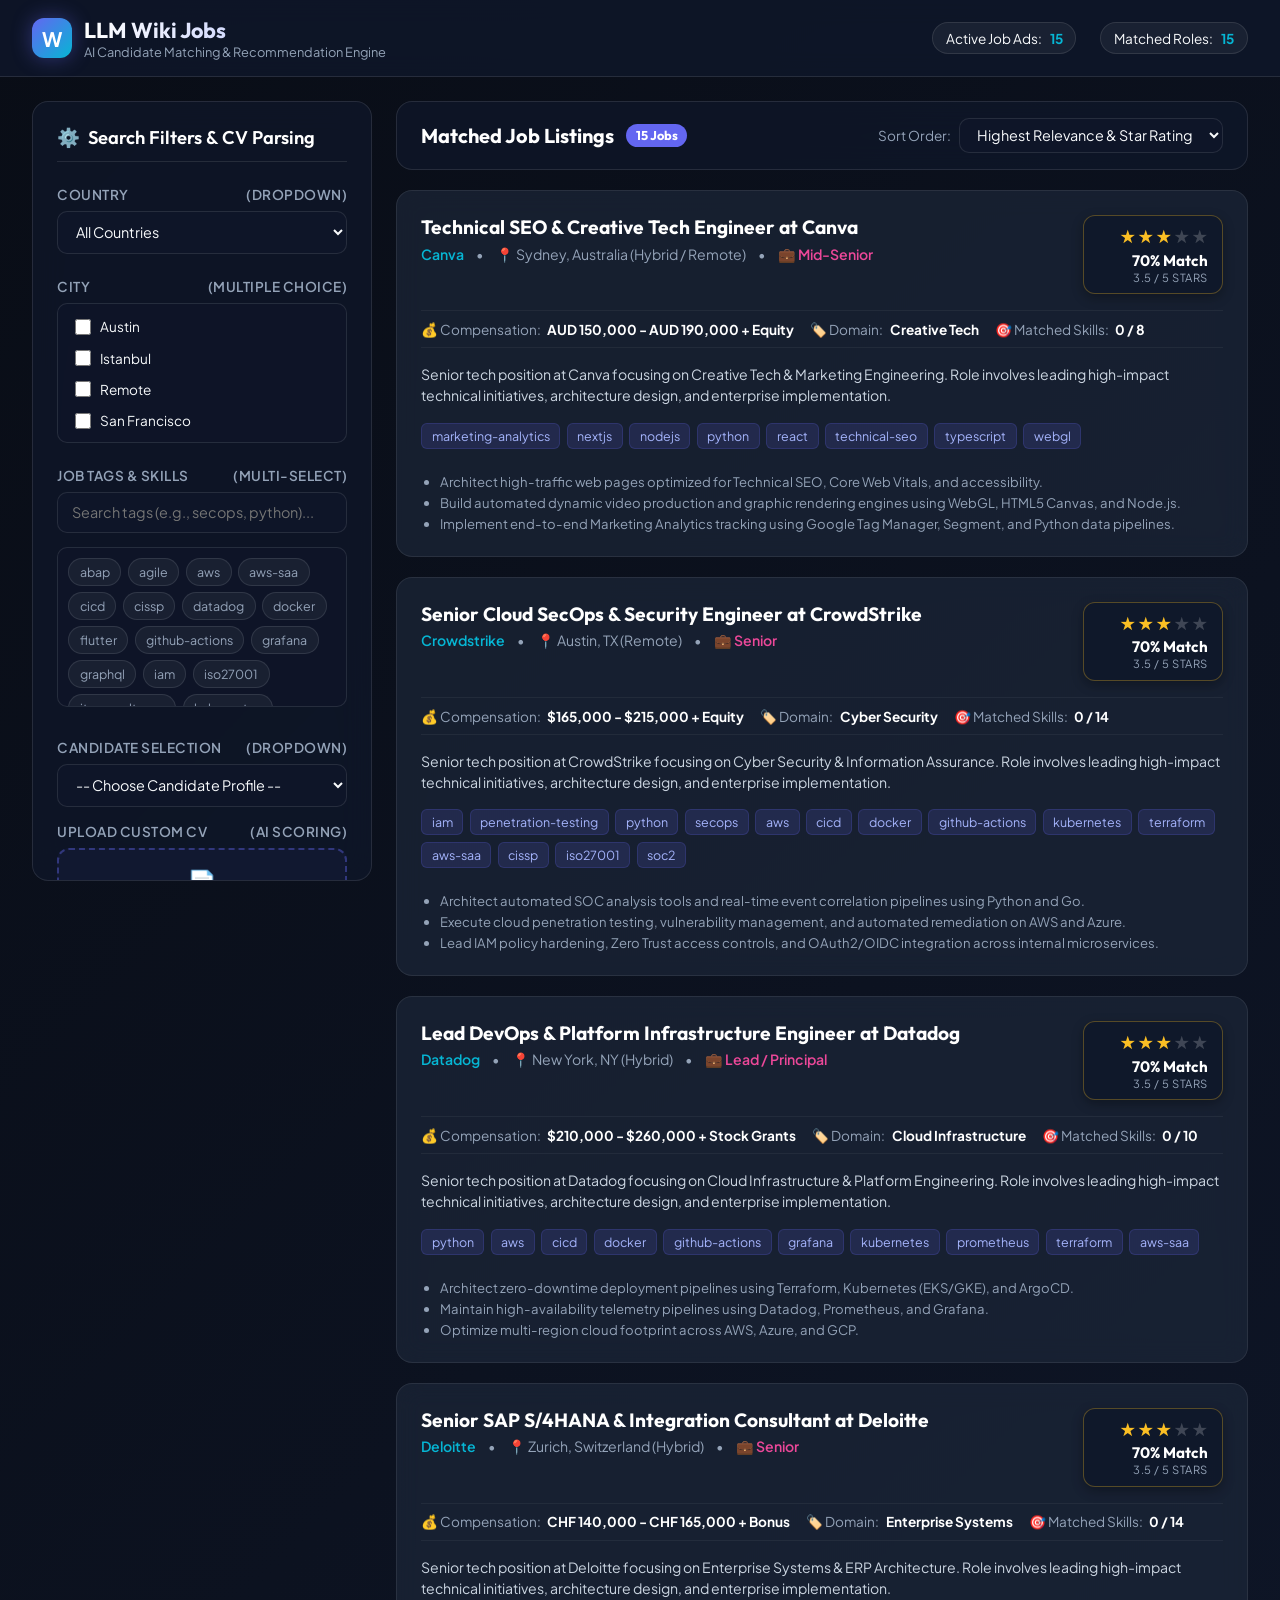
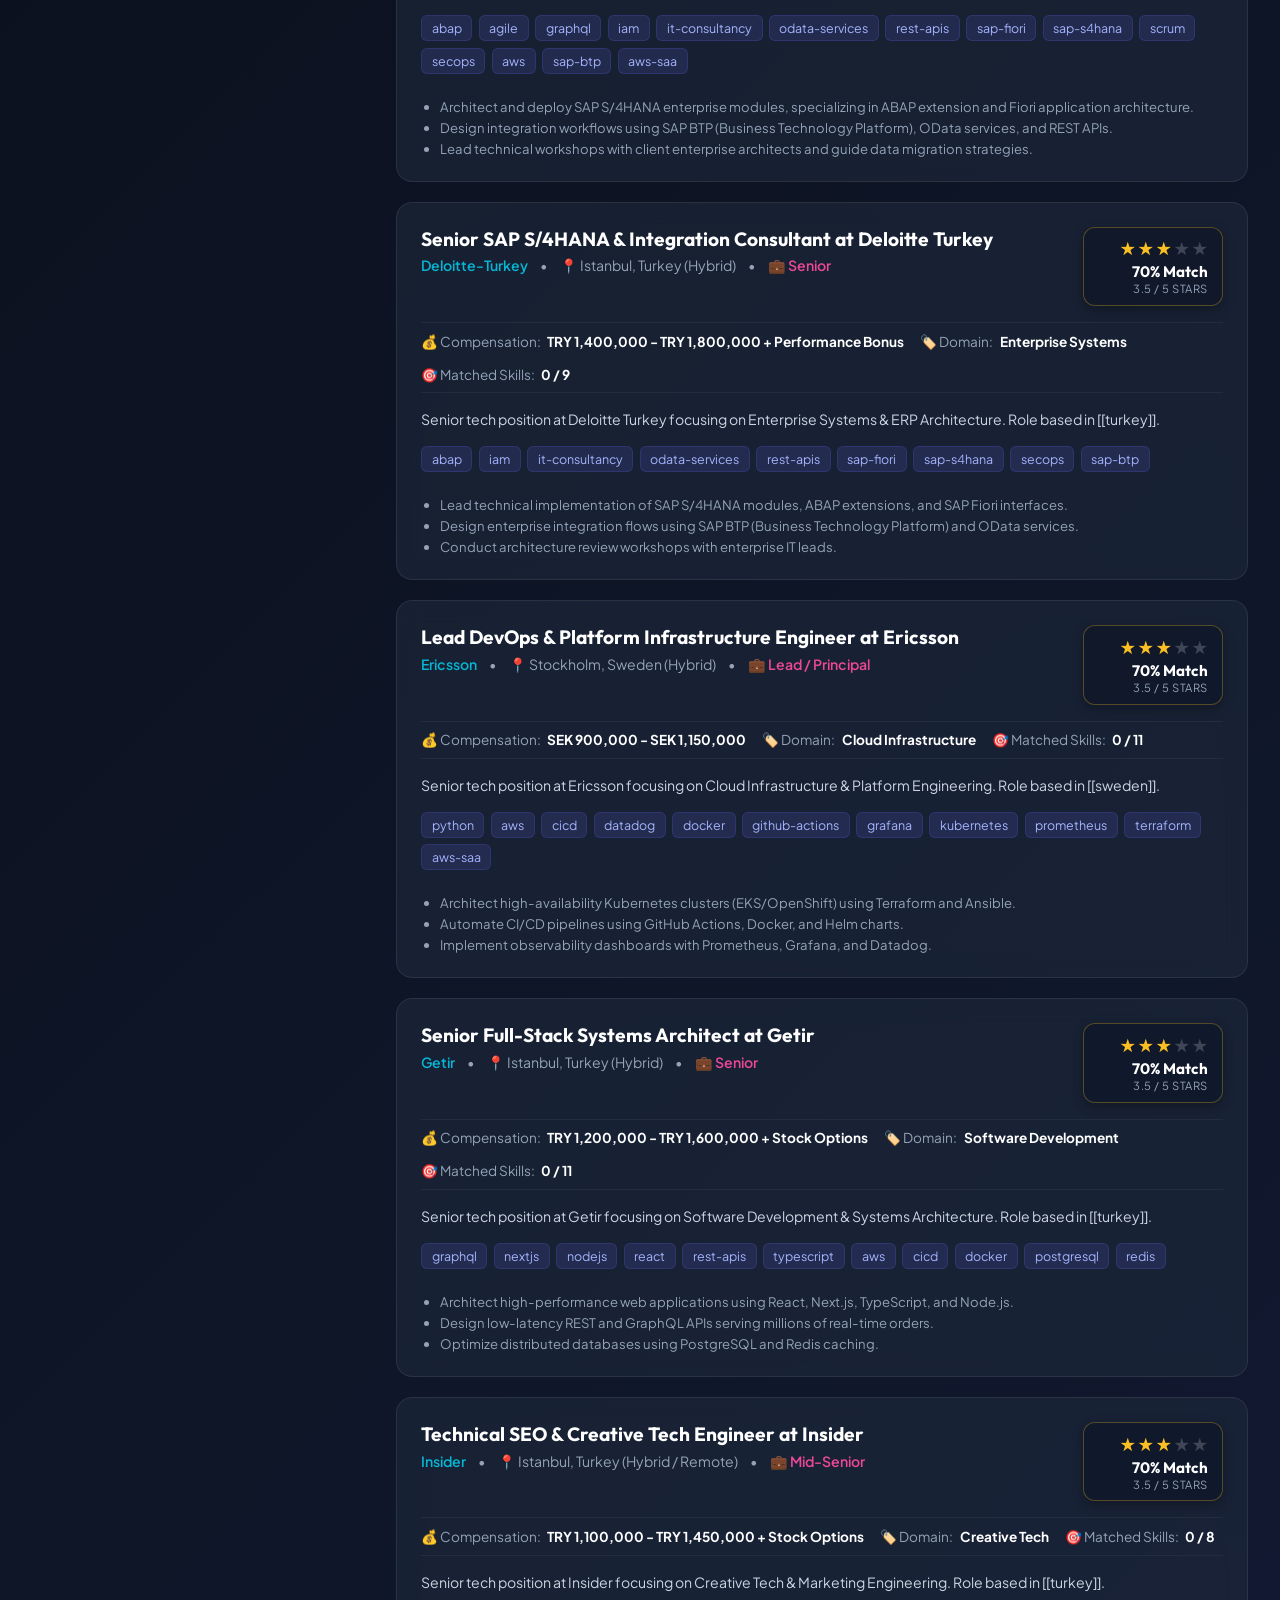
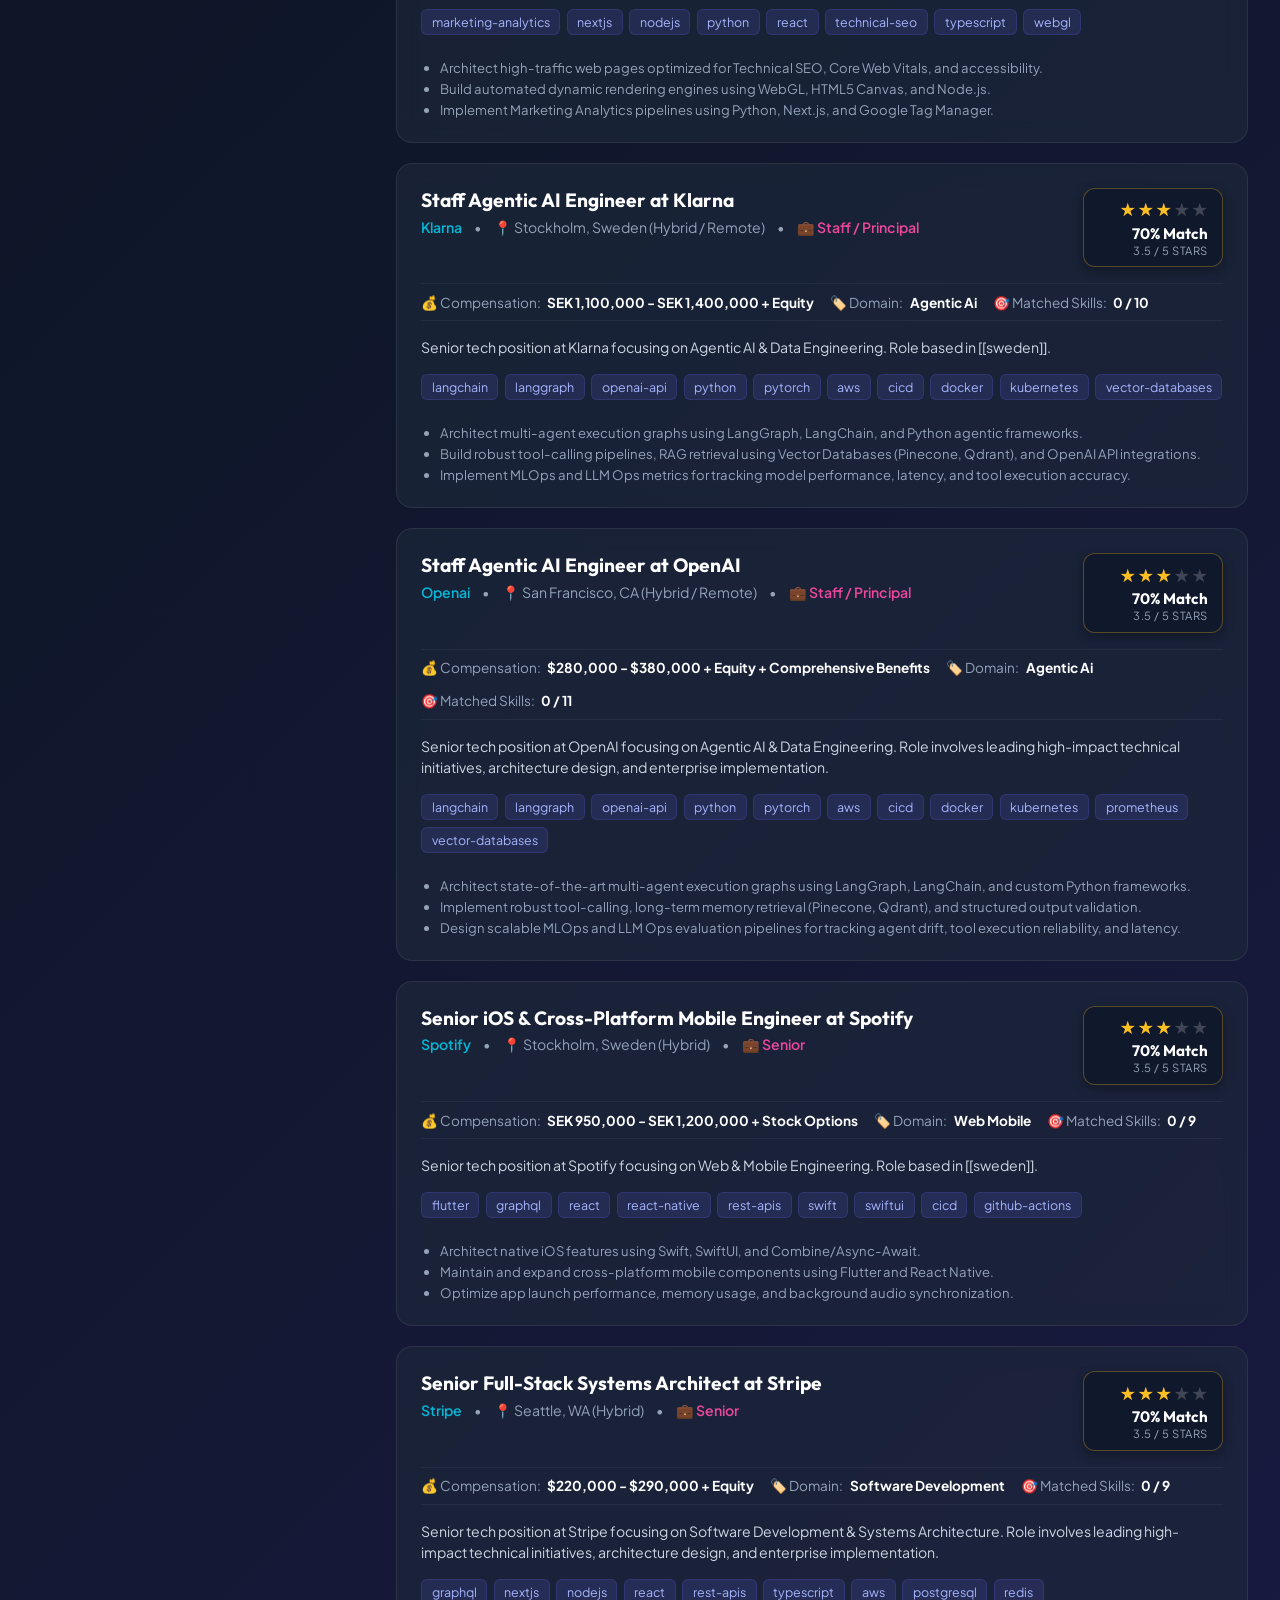
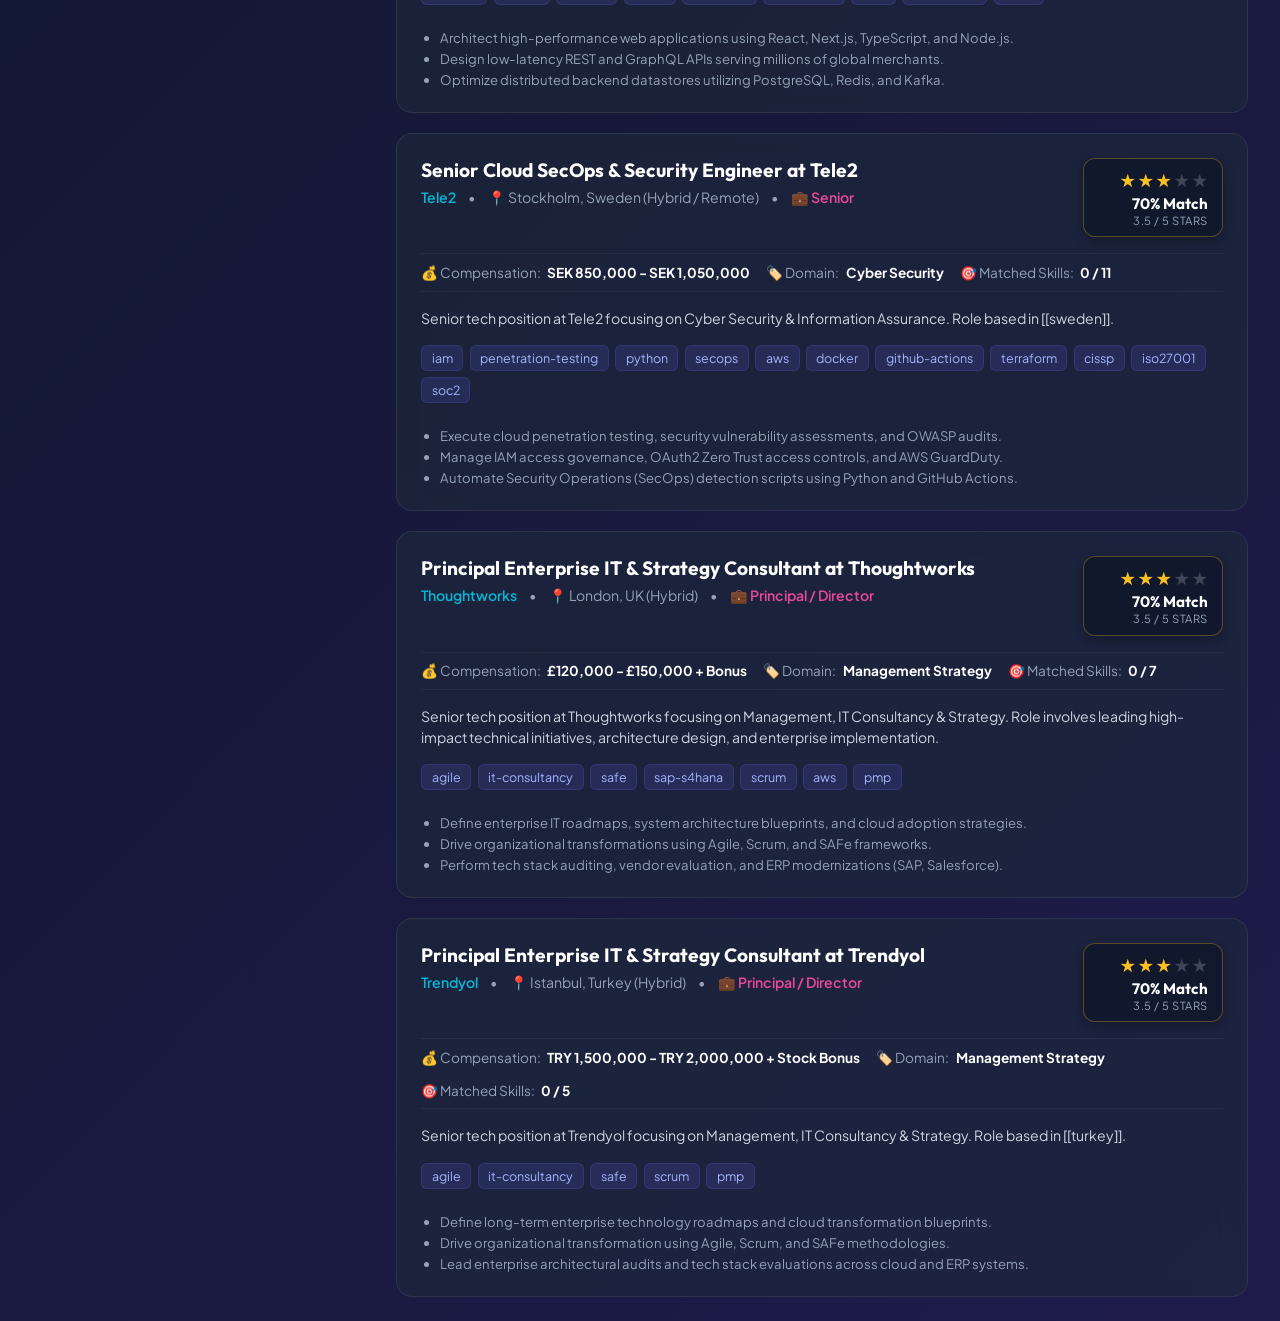
<file: skills/job-matching-dashboard/index.html>
<!DOCTYPE html>
<html lang="en">
<head>
  <meta charset="UTF-8">
  <meta name="viewport" content="width=device-width, initial-scale=1.0">
  <title>LLM Wiki Jobs — Match & Recommendation Dashboard</title>
  <link rel="preconnect" href="https://fonts.googleapis.com">
  <link rel="preconnect" href="https://fonts.gstatic.com" crossorigin>
  <link href="https://fonts.googleapis.com/css2?family=Outfit:wght@300;400;500;600;700&family=Plus+Jakarta+Sans:wght@400;500;600;700&display=swap" rel="stylesheet">
  <style>
    :root {
      --bg-gradient: linear-gradient(135deg, #090d16 0%, #0f172a 50%, #1e1b4b 100%);
      --panel-bg: rgba(15, 23, 42, 0.75);
      --panel-border: rgba(255, 255, 255, 0.1);
      --card-bg: rgba(30, 41, 59, 0.65);
      --card-border: rgba(255, 255, 255, 0.08);
      --card-hover-border: rgba(99, 102, 241, 0.4);
      --primary: #6366f1;
      --primary-light: #818cf8;
      --accent-cyan: #06b6d4;
      --accent-pink: #ec4899;
      --star-color: #fbbf24;
      --text-main: #f8fafc;
      --text-muted: #94a3b8;
      --tag-bg: rgba(99, 102, 241, 0.15);
      --tag-color: #a5b4fc;
      --tag-match-bg: rgba(16, 185, 129, 0.2);
      --tag-match-color: #34d399;
    }

    * {
      box-sizing: border-box;
      margin: 0;
      padding: 0;
    }

    body {
      font-family: 'Plus Jakarta Sans', sans-serif;
      background: var(--bg-gradient);
      color: var(--text-main);
      min-height: 100vh;
      display: flex;
      flex-direction: column;
      overflow-x: hidden;
    }

    header {
      background: rgba(15, 23, 42, 0.85);
      backdrop-filter: blur(12px);
      border-bottom: 1px solid var(--panel-border);
      padding: 1rem 2rem;
      display: flex;
      justify-content: space-between;
      align-items: center;
      position: sticky;
      top: 0;
      z-index: 100;
    }

    .brand {
      display: flex;
      align-items: center;
      gap: 0.75rem;
    }

    .brand-logo {
      width: 40px;
      height: 40px;
      background: linear-gradient(135deg, var(--primary), var(--accent-cyan));
      border-radius: 12px;
      display: flex;
      align-items: center;
      justify-content: center;
      font-weight: 700;
      font-size: 1.25rem;
      color: #fff;
      box-shadow: 0 0 20px rgba(99, 102, 241, 0.4);
    }

    .brand-title {
      font-family: 'Outfit', sans-serif;
      font-size: 1.35rem;
      font-weight: 700;
      background: linear-gradient(to right, #ffffff, #a5b4fc);
      -webkit-background-clip: text;
      -webkit-text-fill-color: transparent;
    }

    .brand-subtitle {
      font-size: 0.8rem;
      color: var(--text-muted);
    }

    .header-stats {
      display: flex;
      gap: 1.5rem;
      font-size: 0.85rem;
    }

    .stat-badge {
      background: rgba(255, 255, 255, 0.05);
      border: 1px solid var(--panel-border);
      padding: 0.4rem 0.8rem;
      border-radius: 20px;
      display: flex;
      align-items: center;
      gap: 0.5rem;
    }

    .stat-value {
      font-weight: 700;
      color: var(--accent-cyan);
    }

    .dashboard-container {
      display: flex;
      flex: 1;
      gap: 1.5rem;
      padding: 1.5rem 2rem;
      max-width: 1600px;
      margin: 0 auto;
      width: 100%;
    }

    /* Left Pane - Filters & CV Upload */
    .left-pane {
      width: 340px;
      flex-shrink: 0;
      background: var(--panel-bg);
      backdrop-filter: blur(16px);
      border: 1px solid var(--panel-border);
      border-radius: 16px;
      padding: 1.5rem;
      display: flex;
      flex-direction: column;
      gap: 1.5rem;
      max-height: calc(100vh - 120px);
      position: sticky;
      top: 90px;
      overflow-y: auto;
    }

    .left-pane::-webkit-scrollbar {
      width: 6px;
    }
    .left-pane::-webkit-scrollbar-thumb {
      background: rgba(255, 255, 255, 0.15);
      border-radius: 3px;
    }

    .pane-title {
      font-family: 'Outfit', sans-serif;
      font-size: 1.15rem;
      font-weight: 600;
      color: #fff;
      display: flex;
      align-items: center;
      gap: 0.5rem;
      border-bottom: 1px solid var(--panel-border);
      padding-bottom: 0.75rem;
    }

    .form-group {
      display: flex;
      flex-direction: column;
      gap: 0.5rem;
    }

    .form-label {
      font-size: 0.85rem;
      font-weight: 600;
      color: var(--text-muted);
      text-transform: uppercase;
      letter-spacing: 0.5px;
      display: flex;
      justify-content: space-between;
    }

    .select-input, .text-input {
      width: 100%;
      background: rgba(15, 23, 42, 0.9);
      border: 1px solid var(--panel-border);
      color: var(--text-main);
      padding: 0.65rem 0.85rem;
      border-radius: 10px;
      font-family: inherit;
      font-size: 0.9rem;
      outline: none;
      transition: all 0.2s;
    }

    .select-input:focus, .text-input:focus {
      border-color: var(--primary);
      box-shadow: 0 0 10px rgba(99, 102, 241, 0.3);
    }

    /* City & Tag Checkboxes */
    .checkbox-group {
      display: flex;
      flex-direction: column;
      gap: 0.4rem;
      max-height: 140px;
      overflow-y: auto;
      background: rgba(15, 23, 42, 0.6);
      border: 1px solid var(--panel-border);
      border-radius: 10px;
      padding: 0.65rem;
    }

    .checkbox-item {
      display: flex;
      align-items: center;
      gap: 0.6rem;
      font-size: 0.85rem;
      cursor: pointer;
      user-select: none;
      padding: 0.25rem 0.4rem;
      border-radius: 6px;
      transition: background 0.15s;
    }

    .checkbox-item:hover {
      background: rgba(255, 255, 255, 0.05);
    }

    .checkbox-item input[type="checkbox"] {
      accent-color: var(--primary);
      width: 16px;
      height: 16px;
      cursor: pointer;
    }

    /* Tag Pills Grid */
    .tag-chips {
      display: flex;
      flex-wrap: wrap;
      gap: 0.4rem;
      max-height: 160px;
      overflow-y: auto;
      background: rgba(15, 23, 42, 0.6);
      border: 1px solid var(--panel-border);
      border-radius: 10px;
      padding: 0.65rem;
    }

    .chip-item {
      font-size: 0.78rem;
      padding: 0.3rem 0.65rem;
      border-radius: 20px;
      background: rgba(255, 255, 255, 0.05);
      border: 1px solid var(--panel-border);
      color: var(--text-muted);
      cursor: pointer;
      transition: all 0.2s;
      display: flex;
      align-items: center;
      gap: 0.3rem;
    }

    .chip-item.active {
      background: var(--primary);
      color: #fff;
      border-color: var(--primary-light);
      box-shadow: 0 0 10px rgba(99, 102, 241, 0.4);
    }

    /* CV Upload Box */
    .upload-box {
      border: 2px dashed rgba(99, 102, 241, 0.4);
      border-radius: 12px;
      padding: 1rem;
      text-align: center;
      background: rgba(99, 102, 241, 0.05);
      cursor: pointer;
      transition: all 0.2s;
      position: relative;
    }

    .upload-box:hover {
      border-color: var(--primary);
      background: rgba(99, 102, 241, 0.1);
    }

    .upload-icon {
      font-size: 1.5rem;
      margin-bottom: 0.4rem;
    }

    .upload-title {
      font-size: 0.85rem;
      font-weight: 600;
      color: #fff;
    }

    .upload-desc {
      font-size: 0.75rem;
      color: var(--text-muted);
      margin-top: 0.2rem;
    }

    .upload-input {
      position: absolute;
      top: 0;
      left: 0;
      width: 100%;
      height: 100%;
      opacity: 0;
      cursor: pointer;
    }

    .candidate-quick-select {
      display: flex;
      gap: 0.4rem;
      flex-wrap: wrap;
    }

    .cand-btn {
      font-size: 0.75rem;
      padding: 0.3rem 0.6rem;
      background: rgba(255, 255, 255, 0.06);
      border: 1px solid var(--panel-border);
      color: var(--text-muted);
      border-radius: 8px;
      cursor: pointer;
      transition: all 0.2s;
    }

    .cand-btn:hover, .cand-btn.active {
      background: rgba(236, 72, 153, 0.2);
      border-color: var(--accent-pink);
      color: #fff;
    }

    .textarea-input {
      width: 100%;
      height: 90px;
      background: rgba(15, 23, 42, 0.9);
      border: 1px solid var(--panel-border);
      color: var(--text-main);
      padding: 0.65rem;
      border-radius: 10px;
      font-family: inherit;
      font-size: 0.8rem;
      resize: vertical;
      outline: none;
    }

    .textarea-input:focus {
      border-color: var(--primary);
    }

    /* Right Pane - Job Cards & Search Results */
    .right-pane {
      flex: 1;
      display: flex;
      flex-direction: column;
      gap: 1.25rem;
    }

    .results-header {
      background: var(--panel-bg);
      backdrop-filter: blur(16px);
      border: 1px solid var(--panel-border);
      border-radius: 16px;
      padding: 1rem 1.5rem;
      display: flex;
      justify-content: space-between;
      align-items: center;
      flex-wrap: wrap;
      gap: 1rem;
    }

    .results-title {
      font-family: 'Outfit', sans-serif;
      font-size: 1.25rem;
      font-weight: 700;
      color: #fff;
      display: flex;
      align-items: center;
      gap: 0.75rem;
    }

    .results-count {
      background: var(--primary);
      color: #fff;
      font-size: 0.8rem;
      font-weight: 700;
      padding: 0.2rem 0.6rem;
      border-radius: 12px;
    }

    .sort-control {
      display: flex;
      align-items: center;
      gap: 0.5rem;
      font-size: 0.85rem;
      color: var(--text-muted);
    }

    .jobs-list {
      display: flex;
      flex-direction: column;
      gap: 1.25rem;
    }

    /* Job Card */
    .job-card {
      background: var(--card-bg);
      backdrop-filter: blur(12px);
      border: 1px solid var(--card-border);
      border-radius: 16px;
      padding: 1.5rem;
      display: flex;
      flex-direction: column;
      gap: 1rem;
      transition: all 0.25s ease;
      position: relative;
      overflow: hidden;
    }

    .job-card:hover {
      border-color: var(--card-hover-border);
      transform: translateY(-2px);
      box-shadow: 0 10px 25px -5px rgba(0, 0, 0, 0.4), 0 0 15px rgba(99, 102, 241, 0.2);
    }

    .job-card-header {
      display: flex;
      justify-content: space-between;
      align-items: flex-start;
      gap: 1rem;
    }

    .job-main-info {
      display: flex;
      flex-direction: column;
      gap: 0.3rem;
    }

    .job-title {
      font-family: 'Outfit', sans-serif;
      font-size: 1.2rem;
      font-weight: 700;
      color: #fff;
      line-height: 1.3;
    }

    .job-company-loc {
      display: flex;
      align-items: center;
      gap: 0.75rem;
      font-size: 0.88rem;
      color: var(--text-muted);
    }

    .company-name {
      color: var(--accent-cyan);
      font-weight: 600;
      text-transform: capitalize;
    }

    .job-location {
      display: flex;
      align-items: center;
      gap: 0.3rem;
    }

    /* Rating & Stars Badge */
    .rating-badge {
      display: flex;
      flex-direction: column;
      align-items: flex-end;
      background: rgba(15, 23, 42, 0.8);
      border: 1px solid rgba(251, 191, 36, 0.3);
      padding: 0.6rem 0.9rem;
      border-radius: 12px;
      box-shadow: 0 4px 12px rgba(0, 0, 0, 0.3);
      min-width: 140px;
    }

    .stars-container {
      display: flex;
      gap: 2px;
      font-size: 1.1rem;
      color: var(--star-color);
    }

    .star {
      transition: transform 0.2s;
    }

    .star.empty {
      color: rgba(255, 255, 255, 0.2);
    }

    .match-percent {
      font-family: 'Outfit', sans-serif;
      font-size: 0.95rem;
      font-weight: 700;
      color: #fff;
      margin-top: 0.2rem;
    }

    .match-label {
      font-size: 0.7rem;
      color: var(--text-muted);
      text-transform: uppercase;
      letter-spacing: 0.5px;
    }

    .job-details-row {
      display: flex;
      flex-wrap: wrap;
      gap: 1rem;
      font-size: 0.85rem;
      color: var(--text-muted);
      border-top: 1px solid rgba(255, 255, 255, 0.05);
      border-bottom: 1px solid rgba(255, 255, 255, 0.05);
      padding: 0.6rem 0;
    }

    .detail-item {
      display: flex;
      align-items: center;
      gap: 0.4rem;
    }

    .detail-item strong {
      color: #fff;
    }

    .job-summary {
      font-size: 0.88rem;
      color: #cbd5e1;
      line-height: 1.5;
    }

    /* Skills & Tags */
    .job-tags {
      display: flex;
      flex-wrap: wrap;
      gap: 0.4rem;
    }

    .job-tag {
      font-size: 0.78rem;
      padding: 0.25rem 0.6rem;
      border-radius: 6px;
      background: var(--tag-bg);
      color: var(--tag-color);
      border: 1px solid rgba(99, 102, 241, 0.2);
    }

    .job-tag.matched {
      background: var(--tag-match-bg);
      color: var(--tag-match-color);
      border-color: rgba(52, 211, 153, 0.3);
      font-weight: 600;
    }

    .responsibilities-list {
      margin-top: 0.5rem;
      padding-left: 1.2rem;
      font-size: 0.82rem;
      color: var(--text-muted);
      display: flex;
      flex-direction: column;
      gap: 0.25rem;
    }

    .no-results {
      text-align: center;
      padding: 4rem 2rem;
      background: var(--panel-bg);
      border-radius: 16px;
      border: 1px solid var(--panel-border);
      color: var(--text-muted);
    }

    .no-results h3 {
      font-family: 'Outfit', sans-serif;
      font-size: 1.4rem;
      color: #fff;
      margin-bottom: 0.5rem;
    }

    /* Toggle details button */
    .expand-btn {
      align-self: flex-start;
      background: transparent;
      border: none;
      color: var(--primary-light);
      font-size: 0.82rem;
      font-weight: 600;
      cursor: pointer;
      display: flex;
      align-items: center;
      gap: 0.3rem;
      padding: 0;
      margin-top: 0.2rem;
    }

    .expand-btn:hover {
      text-decoration: underline;
    }

    @media (max-width: 1024px) {
      .dashboard-container {
        flex-direction: column;
      }
      .left-pane {
        width: 100%;
        max-height: none;
        position: static;
      }
    }
  </style>
</head>
<body>

  <header>
    <div class="brand">
      <div class="brand-logo">W</div>
      <div>
        <div class="brand-title">LLM Wiki Jobs</div>
        <div class="brand-subtitle">AI Candidate Matching & Recommendation Engine</div>
      </div>
    </div>
    <div class="header-stats">
      <div class="stat-badge">
        <span>Active Job Ads:</span>
        <span class="stat-value" id="stat-total-jobs">0</span>
      </div>
      <div class="stat-badge">
        <span>Matched Roles:</span>
        <span class="stat-value" id="stat-matched-jobs">0</span>
      </div>
    </div>
  </header>

  <div class="dashboard-container">
    
    <!-- LEFT PANE: FILTERS & CV UPLOAD -->
    <aside class="left-pane">
      <div class="pane-title">
        <span>⚙️</span> Search Filters & CV Parsing
      </div>

      <!-- Country Dropdown -->
      <div class="form-group">
        <div class="form-label">
          <span>Country</span>
          <span>(Dropdown)</span>
        </div>
        <select id="country-select" class="select-input">
          <option value="ALL">All Countries</option>
          <option value="Sweden">🇸🇪 Sweden</option>
          <option value="Turkey">🇹🇷 Turkey</option>
          <option value="USA">🇺🇸 USA</option>
          <option value="Global">🌐 Global / Other</option>
        </select>
      </div>

      <!-- City Multiple Choice -->
      <div class="form-group">
        <div class="form-label">
          <span>City</span>
          <span>(Multiple Choice)</span>
        </div>
        <div class="checkbox-group" id="city-checkboxes">
          <!-- Dynamically populated -->
        </div>
      </div>

      <!-- Job Tags Multiple Selection -->
      <div class="form-group">
        <div class="form-label">
          <span>Job Tags & Skills</span>
          <span>(Multi-Select)</span>
        </div>
        <input type="text" id="tag-search" class="text-input" placeholder="Search tags (e.g., secops, python)..." style="margin-bottom: 0.4rem;">
        <div class="tag-chips" id="tag-chips-container">
          <!-- Dynamically populated -->
        </div>
      </div>

      <!-- CV Upload & Candidate Dropdown Selection -->
      <div class="form-group" style="margin-top: 0.5rem;">
        <div class="form-label">
          <span>Candidate Selection</span>
          <span>(Dropdown)</span>
        </div>

        <select id="candidate-select" class="select-input" style="margin-bottom: 0.5rem;">
          <option value="">-- Choose Candidate Profile --</option>
          <!-- Dynamically populated from jobs_data.json after digestion -->
        </select>

        <div class="form-label">
          <span>Upload Custom CV</span>
          <span>(AI Scoring)</span>
        </div>

        <div class="upload-box" id="drop-zone">
          <div class="upload-icon">📄</div>
          <div class="upload-title">Drop your CV here or click to browse</div>
          <div class="upload-desc">Supports .txt, .pdf, .docx file parsing</div>
          <input type="file" id="cv-file-input" class="upload-input" accept=".txt,.pdf,.docx">
        </div>

        <div style="font-size: 0.75rem; color: var(--text-muted); margin-top: 0.5rem;">Quick candidate presets:</div>
        <div class="candidate-quick-select" id="candidate-presets">
          <!-- Preset buttons populated via JS -->
        </div>

        <textarea id="cv-text-input" class="textarea-input" placeholder="Or paste CV text directly here to calculate star ratings..." style="margin-top: 0.4rem;"></textarea>
      </div>

      <button id="reset-filters-btn" class="cand-btn" style="width: 100%; text-align: center; padding: 0.6rem; background: rgba(255,255,255,0.08); color: #fff; margin-top: 0.5rem;">
        🔄 Reset All Filters
      </button>
    </aside>

    <!-- RIGHT PANE: MATCHING JOBS & STAR RATINGS -->
    <main class="right-pane">
      <div class="results-header">
        <div class="results-title">
          <span>Matched Job Listings</span>
          <span class="results-count" id="results-count-badge">0 Jobs</span>
        </div>

        <div class="sort-control">
          <label for="sort-select">Sort Order:</label>
          <select id="sort-select" class="select-input" style="width: auto; padding: 0.4rem 0.8rem;">
            <option value="relevance">Highest Relevance & Star Rating</option>
            <option value="title">Job Title (A-Z)</option>
            <option value="company">Company Name</option>
          </select>
        </div>
      </div>

      <div class="jobs-list" id="jobs-container">
        <!-- Job cards rendered dynamically -->
      </div>
    </main>

  </div>

  <script>
    // Global State
    let allJobs = [];
    let candidatesData = [];
    let selectedCountry = "ALL";
    let selectedCities = new Set();
    let selectedTags = new Set();
    let currentCVText = "";
    let extractedCVSkills = new Set();

    // Embedded Fallback Job & Candidate Data (in case jobs_data.json is loaded statically or via server)
    const EMBEDDED_DATA = {
      "jobs": [
        {
          "id": "job-2026-canva-creative-tech-seo-engineer",
          "title": "Technical SEO & Creative Tech Engineer at Canva",
          "company": "canva",
          "domain": "creative-tech",
          "country": "Global",
          "city": "Remote",
          "location": "Sydney, Australia (Hybrid / Remote)",
          "experience": "Mid-Senior",
          "compensation": "AUD 150,000 - AUD 190,000 + Equity",
          "summary": "Senior tech position at Canva focusing on Creative Tech & Marketing Engineering.",
          "tags": ["marketing-analytics", "nextjs", "nodejs", "python", "react", "technical-seo", "typescript", "webgl"],
          "responsibilities": [
            "Architect high-traffic web pages optimized for Technical SEO, Core Web Vitals, and accessibility.",
            "Build automated dynamic video production and graphic rendering engines using WebGL, HTML5 Canvas, and Node.js.",
            "Implement end-to-end Marketing Analytics tracking using Google Tag Manager, Segment, and Python data pipelines."
          ]
        },
        {
          "id": "job-2026-crowdstrike-senior-secops-engineer",
          "title": "Senior Cloud SecOps & Security Engineer at CrowdStrike",
          "company": "crowdstrike",
          "domain": "cyber-security",
          "country": "USA",
          "city": "Austin",
          "location": "Austin, TX (Remote)",
          "experience": "Senior",
          "compensation": "$165,000 - $215,000 + Equity",
          "summary": "Senior tech position at CrowdStrike focusing on Cyber Security & Information Assurance.",
          "tags": ["iam", "penetration-testing", "python", "secops", "aws", "cicd", "docker", "github-actions", "kubernetes", "terraform", "cissp", "iso27001", "soc2"],
          "responsibilities": [
            "Architect automated SOC analysis tools and real-time event correlation pipelines using Python and Go.",
            "Execute cloud penetration testing, vulnerability management, and automated remediation on AWS.",
            "Lead IAM policy hardening, Zero Trust access controls, and OAuth2 integration."
          ]
        },
        {
          "id": "job-2026-tele2-cloud-secops-security-engineer",
          "title": "Senior Cloud SecOps & Security Engineer at Tele2",
          "company": "tele2",
          "domain": "cyber-security",
          "country": "Sweden",
          "city": "Stockholm",
          "location": "Stockholm, Sweden (Hybrid / Remote)",
          "experience": "Senior",
          "compensation": "SEK 850,000 - SEK 1,050,000",
          "summary": "Senior tech position at Tele2 focusing on Cyber Security & Information Assurance.",
          "tags": ["iam", "penetration-testing", "python", "secops", "aws", "docker", "github-actions", "terraform", "cissp", "iso27001", "soc2"],
          "responsibilities": [
            "Execute cloud penetration testing, security vulnerability assessments, and OWASP audits.",
            "Manage IAM access governance, OAuth2 Zero Trust access controls, and AWS GuardDuty.",
            "Automate Security Operations (SecOps) detection scripts using Python and GitHub Actions."
          ]
        },
        {
          "id": "job-2026-klarna-staff-agentic-ai-engineer",
          "title": "Staff Agentic AI Engineer at Klarna",
          "company": "klarna",
          "domain": "agentic-ai",
          "country": "Sweden",
          "city": "Stockholm",
          "location": "Stockholm, Sweden (Hybrid / Remote)",
          "experience": "Staff",
          "compensation": "SEK 1,100,000 - SEK 1,400,000 + Stock",
          "summary": "Staff level AI engineering role at Klarna building multi-agent systems and financial AI agents.",
          "tags": ["agentic-ai", "langchain", "langgraph", "openai-api", "python", "pytorch", "vector-databases", "aws", "docker"],
          "responsibilities": [
            "Design and deploy stateful multi-agent decision workflows using LangGraph, Python, and OpenAI API.",
            "Build autonomous RAG pipelines over vector databases for real-time customer financial advice.",
            "Lead technical architecture for agentic AI guardrails and safety evaluation."
          ]
        },
        {
          "id": "job-2026-deloitte-turkey-sap-s4hana-lead-consultant",
          "title": "Senior SAP S/4HANA Lead Consultant at Deloitte Turkey",
          "company": "deloitte",
          "domain": "enterprise-systems",
          "country": "Turkey",
          "city": "Istanbul",
          "location": "Istanbul, Turkey (Hybrid / Remote)",
          "experience": "Lead",
          "compensation": "TRY 1,800,000 - TRY 2,400,000",
          "summary": "Lead enterprise systems role at Deloitte Turkey driving SAP S/4HANA transformation projects.",
          "tags": ["sap-s4hana", "abap", "sap-fiori", "sap-btp", "odata-services", "iam", "it-consultancy"],
          "responsibilities": [
            "Lead end-to-end S/4HANA enterprise ERP implementations for global clients in Turkey and Europe.",
            "Architect custom ABAP extensions, OData services, and SAP BTP integrations.",
            "Enforce IAM policies and SAP security compliance standards."
          ]
        },
        {
          "id": "job-2026-spotify-senior-ios-mobile-engineer",
          "title": "Senior iOS & Cross-Platform Mobile Engineer at Spotify",
          "company": "spotify",
          "domain": "web-mobile",
          "country": "Sweden",
          "city": "Stockholm",
          "location": "Stockholm, Sweden (Hybrid / Remote)",
          "experience": "Senior",
          "compensation": "SEK 950,000 - SEK 1,200,000",
          "summary": "Senior mobile engineering position at Spotify working on core iOS player engine and cross-platform mobile UI.",
          "tags": ["swift", "ios", "react-native", "graphql", "rest-apis", "cicd"],
          "responsibilities": [
            "Develop high-performance audio streaming components in Swift and Objective-C for iOS.",
            "Architect modular mobile UI design system components using React Native and GraphQL APIs."
          ]
        },
        {
          "id": "job-2026-ericsson-lead-devops-platform-engineer",
          "title": "Lead DevOps & Platform Infrastructure Engineer at Ericsson",
          "company": "ericsson",
          "domain": "cloud-infrastructure",
          "country": "Sweden",
          "city": "Stockholm",
          "location": "Stockholm, Sweden (Hybrid / Remote)",
          "experience": "Lead",
          "compensation": "SEK 1,000,000 - SEK 1,250,000",
          "summary": "Lead infrastructure role at Ericsson powering global 5G platform deployments.",
          "tags": ["kubernetes", "terraform", "aws", "docker", "python", "cicd", "github-actions", "prometheus"],
          "responsibilities": [
            "Architect Kubernetes cluster automation and multi-region infrastructure using Terraform and AWS.",
            "Build continuous deployment CI/CD pipelines with GitHub Actions and Python scripting."
          ]
        },
        {
          "id": "job-2026-getir-fullstack-systems-architect",
          "title": "Full-Stack Systems Architect at Getir",
          "company": "getir",
          "domain": "software-development",
          "country": "Turkey",
          "city": "Istanbul",
          "location": "Istanbul, Turkey (Hybrid / Remote)",
          "experience": "Principal",
          "compensation": "TRY 1,600,000 - TRY 2,100,000",
          "summary": "Principal full-stack systems role designing high-concurrency microservices and real-time backend engines.",
          "tags": ["nodejs", "typescript", "react", "nextjs", "rest-apis", "graphql", "docker", "aws"],
          "responsibilities": [
            "Architect high-concurrency microservices handling millions of active quick-commerce orders.",
            "Design full-stack web applications using TypeScript, React, Next.js, and Node.js."
          ]
        },
        {
          "id": "job-2026-trendyol-principal-enterprise-it-consultant",
          "title": "Principal Enterprise IT & Strategy Consultant at Trendyol",
          "company": "trendyol",
          "domain": "management-strategy",
          "country": "Turkey",
          "city": "Istanbul",
          "location": "Istanbul, Turkey (Hybrid / Remote)",
          "experience": "Principal",
          "compensation": "TRY 2,000,000 - TRY 2,600,000",
          "summary": "C-level strategic consulting role advising e-commerce architecture, cloud migration, and ERP modernization.",
          "tags": ["it-consultancy", "enterprise-architecture", "agile", "sap-s4hana", "aws", "management"],
          "responsibilities": [
            "Define 5-year enterprise IT modernization roadmaps across e-commerce logistics and cloud platforms.",
            "Drive cross-functional technology alignment between SAP ERP, AWS cloud, and engineering leads."
          ]
        },
        {
          "id": "job-2026-insider-creative-tech-seo-engineer",
          "title": "Technical SEO & Creative Tech Engineer at Insider",
          "company": "insider",
          "domain": "creative-tech",
          "country": "Turkey",
          "city": "Istanbul",
          "location": "Istanbul, Turkey (Hybrid / Remote)",
          "experience": "Senior",
          "compensation": "TRY 1,200,000 - TRY 1,600,000",
          "summary": "Senior creative tech role focusing on automated AI growth marketing engines and technical web performance.",
          "tags": ["technical-seo", "react", "nextjs", "typescript", "python", "marketing-analytics", "ux-design"],
          "responsibilities": [
            "Build automated personalized web experience engines for enterprise growth marketing clients.",
            "Optimize web application performance, Core Web Vitals, and Technical SEO indexing."
          ]
        }
      ],
      "candidates": [
        {
          "id": "gokhan-tenekecioglu",
          "name": "Gökhan Tenekecioğlu",
          "summary": "SAP Technology & AI Evangelist / Basis Architect (25+ Yrs)",
          "tags": ["sap-s4hana", "abap", "sap-fiori", "sap-btp", "aws", "python", "docker", "secops", "iam", "agentic-ai", "langchain", "langgraph", "kubernetes", "it-consultancy"]
        },
        {
          "id": "mehmet-eyyup-gulgun",
          "name": "Mehmet Eyyüp Gülgün",
          "summary": "Senior SAP BASIS Consultant & System Architect (12+ Yrs)",
          "tags": ["sap-s4hana", "abap", "sap-fiori", "sap-btp", "secops", "iam", "python", "it-consultancy", "rest-apis"]
        },
        {
          "id": "ilknur-nina-ulug",
          "name": "İlknur Nina Uluğ",
          "summary": "Creative Tech & Digital Media Specialist / AI Integration Consultant",
          "tags": ["technical-seo", "seo", "ux-design", "prompt-engineering", "genai", "python", "nextjs", "react", "marketing-analytics"]
        },
        {
          "id": "oya-paktas",
          "name": "Oya Paktaş",
          "summary": "Cyber Security Business Development Manager & Global Channel Lead",
          "tags": ["secops", "penetration-testing", "iam", "iso27001", "soc2", "python", "it-consultancy", "agile"]
        }
      ]
    };

    // Load Data
    async function loadJobsData() {
      try {
        const response = await fetch('./jobs_data.json');
        if (response.ok) {
          const json = await response.json();
          allJobs = json.jobs || [];
          candidatesData = json.candidates || [];
        } else {
          allJobs = EMBEDDED_DATA.jobs;
          candidatesData = EMBEDDED_DATA.candidates;
        }
      } catch (err) {
        console.warn("Using embedded fallback data:", err);
        allJobs = EMBEDDED_DATA.jobs;
        candidatesData = EMBEDDED_DATA.candidates;
      }
      initDashboard();
    }

    function initDashboard() {
      renderCities();
      renderTags();
      renderCandidateDropdown();
      renderCandidatePresets();
      updateDashboard();

      // Event Listeners
      document.getElementById('country-select').addEventListener('change', (e) => {
        selectedCountry = e.target.value;
        updateDashboard();
      });

      document.getElementById('sort-select').addEventListener('change', () => {
        updateDashboard();
      });

      document.getElementById('tag-search').addEventListener('input', (e) => {
        const q = e.target.value.toLowerCase();
        document.querySelectorAll('.chip-item').forEach(chip => {
          const text = chip.getAttribute('data-tag').toLowerCase();
          chip.style.display = text.includes(q) ? 'flex' : 'none';
        });
      });

      document.getElementById('cv-text-input').addEventListener('input', (e) => {
        currentCVText = e.target.value;
        extractSkillsFromCV(currentCVText);
        updateDashboard();
      });

      document.getElementById('cv-file-input').addEventListener('change', handleFileUpload);

      document.getElementById('reset-filters-btn').addEventListener('click', () => {
        document.getElementById('country-select').value = 'ALL';
        selectedCountry = 'ALL';
        selectedCities.clear();
        selectedTags.clear();
        currentCVText = "";
        extractedCVSkills.clear();
        document.getElementById('cv-text-input').value = "";
        const candSelect = document.getElementById('candidate-select');
        if (candSelect) candSelect.value = "";
        document.querySelectorAll('.cand-btn').forEach(b => b.classList.remove('active'));
        document.querySelectorAll('.chip-item').forEach(c => c.classList.remove('active'));
        document.querySelectorAll('.city-checkbox').forEach(cb => cb.checked = false);
        updateDashboard();
      });
    }

    function renderCandidateDropdown() {
      const select = document.getElementById('candidate-select');
      if (!select) return;

      select.innerHTML = '<option value="">-- Choose Candidate Profile --</option>' +
        candidatesData.map(c => `
          <option value="${c.id}">${c.name} — ${c.summary ? (c.summary.length > 50 ? c.summary.substring(0, 50) + '...' : c.summary) : 'Candidate Profile'}</option>
        `).join('');

      select.onchange = (e) => {
        const candId = e.target.value;
        // Sync button highlight
        document.querySelectorAll('.cand-btn').forEach(b => {
          if (b.getAttribute('data-id') === candId) b.classList.add('active');
          else b.classList.remove('active');
        });

        if (!candId) {
          currentCVText = "";
          extractedCVSkills.clear();
          document.getElementById('cv-text-input').value = "";
          updateDashboard();
          return;
        }

        const candidate = candidatesData.find(c => c.id === candId);
        if (candidate) {
          currentCVText = candidate.raw_text || candidate.summary || candidate.tags.join(' ');
          document.getElementById('cv-text-input').value = `[Candidate Profile: ${candidate.name}]\n${candidate.summary || ''}\nKey Skills: ${(candidate.tags || []).join(', ')}`;
          extractedCVSkills = new Set((candidate.tags || []).map(t => t.toLowerCase()));
          extractSkillsFromCV(currentCVText);
          updateDashboard();
        }
      };
    }

    function renderCities() {
      const citiesSet = new Set();
      allJobs.forEach(j => { if (j.city) citiesSet.add(j.city); });
      const sortedCities = Array.from(citiesSet).sort();

      const container = document.getElementById('city-checkboxes');
      container.innerHTML = sortedCities.map(city => `
        <label class="checkbox-item">
          <input type="checkbox" class="city-checkbox" value="${city}">
          <span>${city}</span>
        </label>
      `).join('');

      container.querySelectorAll('.city-checkbox').forEach(cb => {
        cb.addEventListener('change', (e) => {
          if (e.target.checked) selectedCities.add(e.target.value);
          else selectedCities.delete(e.target.value);
          updateDashboard();
        });
      });
    }

    function renderTags() {
      const tagMap = new Map();
      allJobs.forEach(j => {
        (j.tags || []).forEach(t => {
          tagMap.set(t, (tagMap.get(t) || 0) + 1);
        });
      });

      const sortedTags = Array.from(tagMap.keys()).sort();
      const container = document.getElementById('tag-chips-container');
      
      container.innerHTML = sortedTags.map(tag => `
        <div class="chip-item" data-tag="${tag}">
          <span>${tag}</span>
        </div>
      `).join('');

      container.querySelectorAll('.chip-item').forEach(chip => {
        chip.addEventListener('click', () => {
          const tag = chip.getAttribute('data-tag');
          if (selectedTags.has(tag)) {
            selectedTags.delete(tag);
            chip.classList.remove('active');
          } else {
            selectedTags.add(tag);
            chip.classList.add('active');
          }
          updateDashboard();
        });
      });
    }

    function renderCandidatePresets() {
      const container = document.getElementById('candidate-presets');
      container.innerHTML = candidatesData.map(c => `
        <button class="cand-btn" data-id="${c.id}">${c.name.split(' ')[0]}</button>
      `).join('');

      container.querySelectorAll('.cand-btn').forEach(btn => {
        btn.addEventListener('click', () => {
          const candId = btn.getAttribute('data-id');
          const candSelect = document.getElementById('candidate-select');
          if (candSelect) {
            candSelect.value = candId;
            candSelect.dispatchEvent(new Event('change'));
          }
        });
      });
    }

    function handleFileUpload(e) {
      const file = e.target.files[0];
      if (!file) return;

      const reader = new FileReader();
      reader.onload = function(evt) {
        currentCVText = evt.target.result;
        document.getElementById('cv-text-input').value = currentCVText;
        extractSkillsFromCV(currentCVText);
        updateDashboard();
      };
      reader.readAsText(file);
    }

    function extractSkillsFromCV(text) {
      extractedCVSkills.clear();
      if (!text) return;
      const lowerText = text.toLowerCase();
      
      // Compare text against all known job tags
      const allTagsList = new Set();
      allJobs.forEach(j => (j.tags || []).forEach(t => allTagsList.add(t.toLowerCase())));

      allTagsList.forEach(tag => {
        const normalizedTag = tag.replace(/-/g, ' ');
        if (lowerText.includes(tag) || lowerText.includes(normalizedTag)) {
          extractedCVSkills.add(tag);
        }
      });
    }

    // Calculate Relevance Match Score (%) & Star Rating (1 - 5 stars)
    function calculateRelevance(job) {
      if (!currentCVText && extractedCVSkills.size === 0 && selectedTags.size === 0) {
        return { score: 70, stars: 3.5, matchedTags: [], totalTags: job.tags.length };
      }

      const jobTags = (job.tags || []).map(t => t.toLowerCase());
      if (jobTags.length === 0) return { score: 50, stars: 2.5, matchedTags: [] };

      // Skill overlap
      let matches = 0;
      const matchedTags = [];
      const lowerCV = currentCVText.toLowerCase();

      jobTags.forEach(tag => {
        const normTag = tag.replace(/-/g, ' ');
        if (extractedCVSkills.has(tag) || selectedTags.has(tag) || lowerCV.includes(tag) || lowerCV.includes(normTag)) {
          matches++;
          matchedTags.push(tag);
        }
      });

      // Domain match bonus
      let bonus = 0;
      if (job.domain && lowerCV.includes(job.domain.replace(/-/g, ' '))) {
        bonus += 10;
      }

      let ratio = matches / jobTags.length;
      let score = Math.round((ratio * 80) + (matches > 0 ? 20 : 0) + bonus);
      score = Math.min(99, Math.max(15, score));

      // Calculate Stars (1 to 5)
      let stars = 1;
      if (score >= 90) stars = 5;
      else if (score >= 75) stars = 4;
      else if (score >= 55) stars = 3;
      else if (score >= 35) stars = 2;
      else stars = 1;

      return { score, stars, matchedTags, totalTags: jobTags.length };
    }

    function updateDashboard() {
      // 1. Filter jobs
      let filtered = allJobs.filter(job => {
        // Country filter
        if (selectedCountry !== "ALL" && job.country.toLowerCase() !== selectedCountry.toLowerCase()) {
          return false;
        }
        // City filter
        if (selectedCities.size > 0 && !selectedCities.has(job.city)) {
          return false;
        }
        // Tag filter
        if (selectedTags.size > 0) {
          const jTags = new Set((job.tags || []).map(t => t.toLowerCase()));
          let hasMatch = false;
          selectedTags.forEach(st => {
            if (jTags.has(st.toLowerCase())) hasMatch = true;
          });
          if (!hasMatch) return false;
        }
        return true;
      });

      // 2. Compute relevance for each job
      const scoredJobs = filtered.map(job => {
        const rel = calculateRelevance(job);
        return { ...job, relevance: rel };
      });

      // 3. Sort jobs (Default: highest relevance first)
      const sortMode = document.getElementById('sort-select').value;
      if (sortMode === 'relevance') {
        scoredJobs.sort((a, b) => b.relevance.score - a.relevance.score);
      } else if (sortMode === 'title') {
        scoredJobs.sort((a, b) => a.title.localeCompare(b.title));
      } else if (sortMode === 'company') {
        scoredJobs.sort((a, b) => a.company.localeCompare(b.company));
      }

      // Update UI stats
      document.getElementById('stat-total-jobs').textContent = allJobs.length;
      document.getElementById('stat-matched-jobs').textContent = scoredJobs.length;
      document.getElementById('results-count-badge').textContent = `${scoredJobs.length} Jobs`;

      // 4. Render Jobs
      renderJobsList(scoredJobs);
    }

    function renderJobsList(jobs) {
      const container = document.getElementById('jobs-container');
      if (jobs.length === 0) {
        container.innerHTML = `
          <div class="no-results">
            <h3>No jobs matched your current criteria</h3>
            <p>Try resetting filters or expanding your country, city, or tag selections.</p>
          </div>
        `;
        return;
      }

      container.innerHTML = jobs.map((job, index) => {
        const { score, stars, matchedTags } = job.relevance;
        
        // Render 5 Star Icons
        let starsHtml = '';
        for (let i = 1; i <= 5; i++) {
          if (i <= stars) {
            starsHtml += `<span class="star">★</span>`;
          } else {
            starsHtml += `<span class="star empty">★</span>`;
          }
        }

        const tagBadges = (job.tags || []).map(tag => {
          const isMatch = matchedTags.includes(tag.toLowerCase());
          return `<span class="job-tag ${isMatch ? 'matched' : ''}">${isMatch ? '✓ ' : ''}${tag}</span>`;
        }).join('');

        const respHtml = (job.responsibilities || []).slice(0, 3).map(r => `<li>${r}</li>`).join('');

        return `
          <div class="job-card" id="job-card-${job.id}">
            <div class="job-card-header">
              <div class="job-main-info">
                <div class="job-title">${job.title}</div>
                <div class="job-company-loc">
                  <span class="company-name">${job.company}</span>
                  <span>•</span>
                  <span class="job-location">📍 ${job.location || job.city + ', ' + job.country}</span>
                  <span>•</span>
                  <span style="color: var(--accent-pink); font-weight: 600;">💼 ${job.experience}</span>
                </div>
              </div>

              <!-- Rating Badge (5 Stars Max & Sort Metric) -->
              <div class="rating-badge">
                <div class="stars-container">${starsHtml}</div>
                <div class="match-percent">${score}% Match</div>
                <div class="match-label">${stars} / 5 Stars</div>
              </div>
            </div>

            <div class="job-details-row">
              <div class="detail-item">
                <span>💰 Compensation:</span>
                <strong>${job.compensation || 'Competitive'}</strong>
              </div>
              <div class="detail-item">
                <span>🏷️ Domain:</span>
                <strong style="text-transform: capitalize;">${(job.domain || '').replace(/-/g, ' ')}</strong>
              </div>
              <div class="detail-item">
                <span>🎯 Matched Skills:</span>
                <strong>${matchedTags.length} / ${(job.tags || []).length}</strong>
              </div>
            </div>

            <div class="job-summary">${job.summary || ''}</div>

            <div class="job-tags">
              ${tagBadges}
            </div>

            ${respHtml ? `
              <ul class="responsibilities-list">
                ${respHtml}
              </ul>
            ` : ''}
          </div>
        `;
      }).join('');
    }

    // Start Dashboard
    loadJobsData();
  </script>
</body>
</html>
</file>
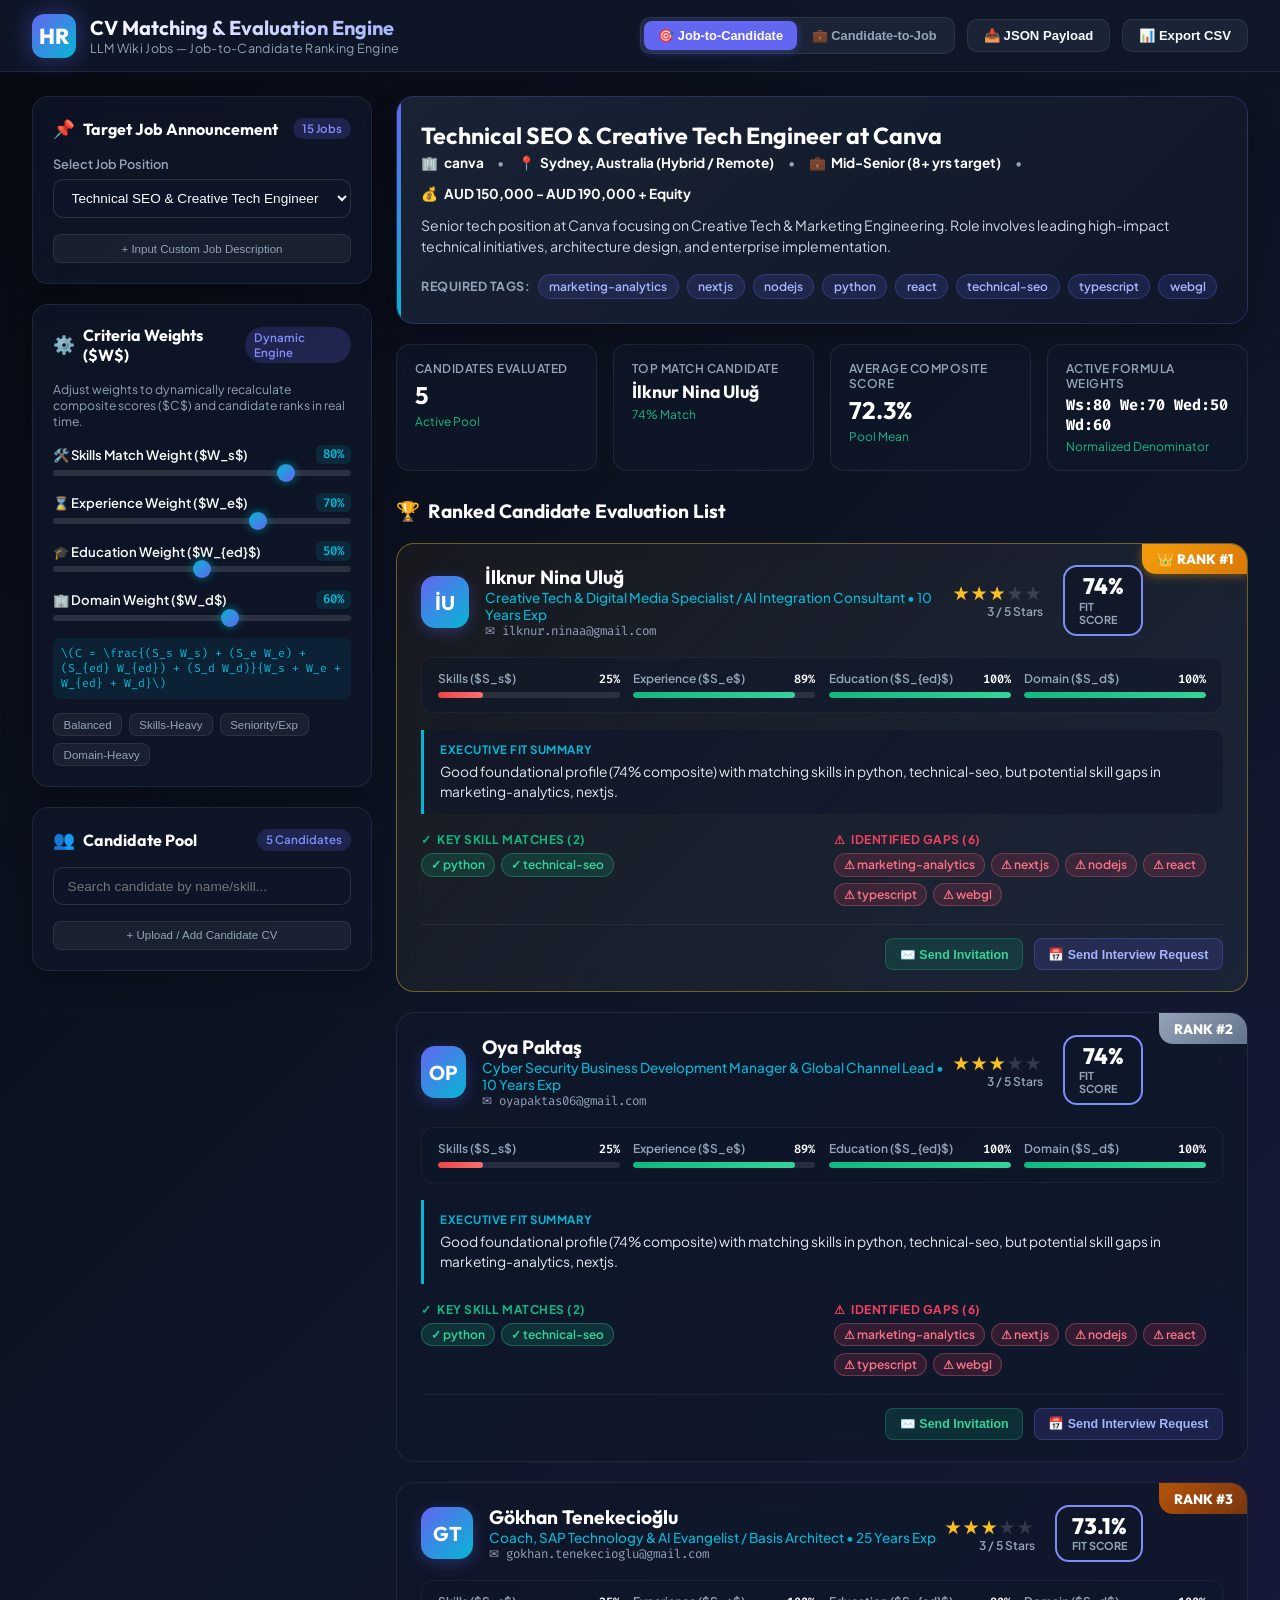
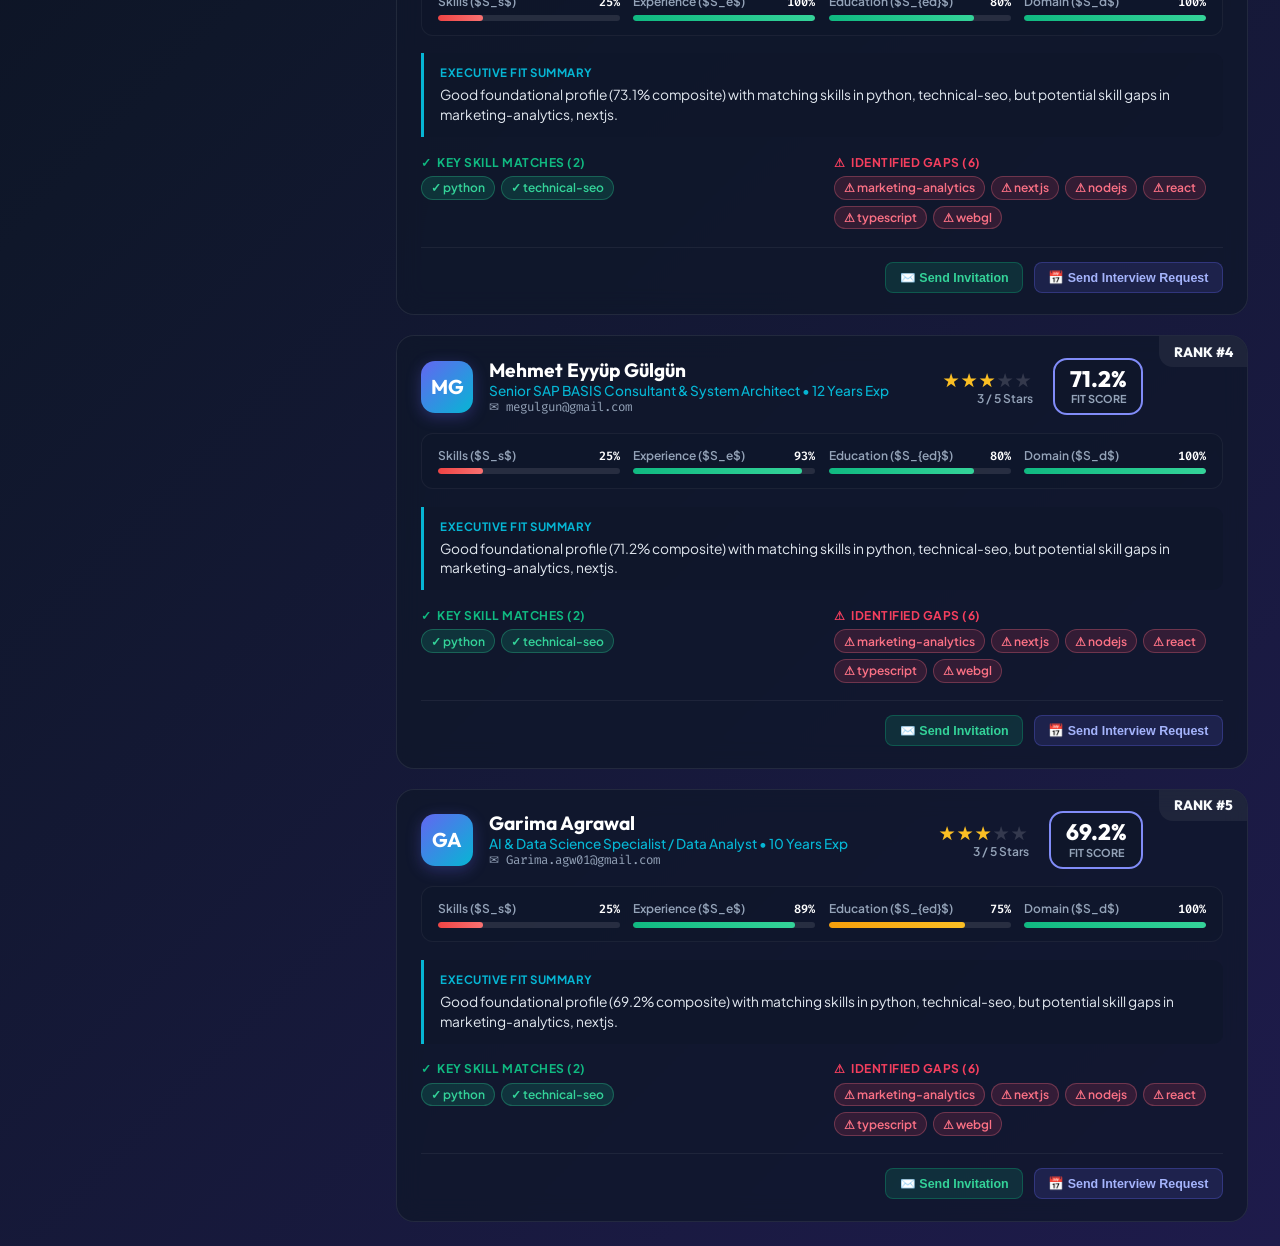
<file: skills/job-to-candidate-matching/index.html>
<!DOCTYPE html>
<html lang="en">
<head>
  <meta charset="UTF-8">
  <meta name="viewport" content="width=device-width, initial-scale=1.0">
  <title>HR Talent Acquisition & CV Matching Engine — LLM Wiki Jobs</title>
  <link rel="preconnect" href="https://fonts.googleapis.com">
  <link rel="preconnect" href="https://fonts.gstatic.com" crossorigin>
  <link href="https://fonts.googleapis.com/css2?family=Fira+Code:wght@400;500;600&family=Outfit:wght@400;500;600;700;800&family=Plus+Jakarta+Sans:wght@400;500;600;700&display=swap" rel="stylesheet">
  <style>
    :root {
      --bg-dark: #090d16;
      --bg-gradient: linear-gradient(135deg, #070a12 0%, #0f172a 45%, #1e1b4b 100%);
      --panel-bg: rgba(15, 23, 42, 0.75);
      --panel-border: rgba(255, 255, 255, 0.08);
      --card-bg: rgba(30, 41, 59, 0.65);
      --card-border: rgba(255, 255, 255, 0.08);
      --card-hover-border: rgba(99, 102, 241, 0.4);
      --primary: #6366f1;
      --primary-light: #818cf8;
      --accent-cyan: #06b6d4;
      --accent-emerald: #10b981;
      --accent-amber: #f59e0b;
      --accent-rose: #f43f5e;
      --star-color: #fbbf24;
      --text-main: #f8fafc;
      --text-muted: #94a3b8;
      --tag-match-bg: rgba(16, 185, 129, 0.18);
      --tag-match-color: #34d399;
      --tag-match-border: rgba(52, 211, 153, 0.3);
      --tag-gap-bg: rgba(244, 63, 94, 0.15);
      --tag-gap-color: #fb7185;
      --tag-gap-border: rgba(251, 113, 133, 0.3);
    }

    * {
      box-sizing: border-box;
      margin: 0;
      padding: 0;
    }

    body {
      font-family: 'Plus Jakarta Sans', sans-serif;
      background: var(--bg-gradient);
      color: var(--text-main);
      min-height: 100vh;
      display: flex;
      flex-direction: column;
      overflow-x: hidden;
    }

    /* HEADER */
    header {
      background: rgba(15, 23, 42, 0.88);
      backdrop-filter: blur(16px);
      border-bottom: 1px solid var(--panel-border);
      padding: 0.85rem 2rem;
      display: flex;
      justify-content: space-between;
      align-items: center;
      position: sticky;
      top: 0;
      z-index: 100;
    }

    .brand {
      display: flex;
      align-items: center;
      gap: 0.85rem;
    }

    .brand-logo {
      width: 44px;
      height: 44px;
      background: linear-gradient(135deg, var(--primary), var(--accent-cyan));
      border-radius: 12px;
      display: flex;
      align-items: center;
      justify-content: center;
      font-family: 'Outfit', sans-serif;
      font-weight: 800;
      font-size: 1.35rem;
      color: #fff;
      box-shadow: 0 0 24px rgba(99, 102, 241, 0.45);
    }

    .brand-text {
      display: flex;
      flex-direction: column;
    }

    .brand-title {
      font-family: 'Outfit', sans-serif;
      font-size: 1.25rem;
      font-weight: 700;
      background: linear-gradient(to right, #ffffff, #a5b4fc);
      -webkit-background-clip: text;
      -webkit-text-fill-color: transparent;
      line-height: 1.2;
    }

    .brand-subtitle {
      font-size: 0.78rem;
      color: var(--text-muted);
      letter-spacing: 0.3px;
    }

    .header-actions {
      display: flex;
      align-items: center;
      gap: 0.75rem;
    }

    .mode-toggle-group {
      display: flex;
      background: rgba(30, 41, 59, 0.8);
      padding: 3px;
      border-radius: 10px;
      border: 1px solid rgba(255, 255, 255, 0.08);
    }

    .mode-btn {
      background: transparent;
      border: none;
      color: var(--text-muted);
      padding: 0.45rem 0.9rem;
      font-size: 0.8rem;
      font-weight: 600;
      border-radius: 8px;
      cursor: pointer;
      transition: all 0.2s ease;
      display: flex;
      align-items: center;
      gap: 0.4rem;
    }

    .mode-btn.active {
      background: var(--primary);
      color: #fff;
      box-shadow: 0 2px 10px rgba(99, 102, 241, 0.4);
    }

    .btn-action {
      background: rgba(30, 41, 59, 0.8);
      color: var(--text-main);
      border: 1px solid var(--panel-border);
      padding: 0.5rem 1rem;
      border-radius: 10px;
      font-size: 0.82rem;
      font-weight: 600;
      cursor: pointer;
      display: flex;
      align-items: center;
      gap: 0.4rem;
      transition: all 0.2s ease;
    }

    .btn-action:hover {
      background: rgba(51, 65, 85, 0.9);
      border-color: var(--primary-light);
      transform: translateY(-1px);
    }

    .btn-primary {
      background: linear-gradient(135deg, var(--primary), #4f46e5);
      color: #fff;
      border: none;
      box-shadow: 0 4px 14px rgba(99, 102, 241, 0.35);
    }

    .btn-primary:hover {
      background: linear-gradient(135deg, #6366f1, #4338ca);
      box-shadow: 0 6px 20px rgba(99, 102, 241, 0.5);
    }

    /* APP LAYOUT */
    .app-container {
      display: grid;
      grid-template-columns: 340px 1fr;
      gap: 1.5rem;
      padding: 1.5rem 2rem;
      max-width: 1750px;
      margin: 0 auto;
      width: 100%;
      flex: 1;
    }

    /* LEFT SIDEBAR: CONTROLS & WEIGHT SLIDERS */
    .sidebar {
      display: flex;
      flex-direction: column;
      gap: 1.25rem;
    }

    .control-card {
      background: var(--panel-bg);
      backdrop-filter: blur(12px);
      border: 1px solid var(--panel-border);
      border-radius: 16px;
      padding: 1.25rem;
      box-shadow: 0 10px 30px rgba(0, 0, 0, 0.25);
    }

    .card-title-row {
      display: flex;
      justify-content: space-between;
      align-items: center;
      margin-bottom: 1rem;
    }

    .control-card-title {
      font-family: 'Outfit', sans-serif;
      font-size: 1rem;
      font-weight: 700;
      color: #fff;
      display: flex;
      align-items: center;
      gap: 0.5rem;
    }

    .control-card-title span.icon {
      font-size: 1.1rem;
    }

    .badge-pill {
      background: rgba(99, 102, 241, 0.2);
      color: var(--primary-light);
      padding: 0.2rem 0.55rem;
      border-radius: 20px;
      font-size: 0.72rem;
      font-weight: 600;
    }

    /* SELECT BOXES & FORM CONTROLS */
    .form-group {
      display: flex;
      flex-direction: column;
      gap: 0.4rem;
      margin-bottom: 1rem;
    }

    .form-label {
      font-size: 0.8rem;
      font-weight: 600;
      color: var(--text-muted);
      display: flex;
      justify-content: space-between;
    }

    .form-select, .form-input {
      background: rgba(15, 23, 42, 0.9);
      border: 1px solid rgba(255, 255, 255, 0.12);
      color: var(--text-main);
      padding: 0.65rem 0.85rem;
      border-radius: 10px;
      font-size: 0.85rem;
      outline: none;
      transition: border-color 0.2s;
    }

    .form-select:focus, .form-input:focus {
      border-color: var(--primary);
      box-shadow: 0 0 10px rgba(99, 102, 241, 0.3);
    }

    /* SLIDERS & WEIGHT CONTROLS */
    .slider-item {
      display: flex;
      flex-direction: column;
      gap: 0.35rem;
      margin-bottom: 1.1rem;
    }

    .slider-header {
      display: flex;
      justify-content: space-between;
      align-items: center;
      font-size: 0.82rem;
      font-weight: 600;
    }

    .slider-title {
      color: var(--text-main);
      display: flex;
      align-items: center;
      gap: 0.35rem;
    }

    .slider-val {
      color: var(--accent-cyan);
      font-family: 'Fira Code', monospace;
      font-weight: 600;
      background: rgba(6, 182, 212, 0.12);
      padding: 0.1rem 0.45rem;
      border-radius: 6px;
      font-size: 0.78rem;
    }

    .range-slider {
      -webkit-appearance: none;
      appearance: none;
      width: 100%;
      height: 6px;
      border-radius: 3px;
      background: rgba(255, 255, 255, 0.12);
      outline: none;
      cursor: pointer;
    }

    .range-slider::-webkit-slider-thumb {
      -webkit-appearance: none;
      appearance: none;
      width: 18px;
      height: 18px;
      border-radius: 50%;
      background: linear-gradient(135deg, var(--accent-cyan), var(--primary));
      cursor: pointer;
      box-shadow: 0 0 10px rgba(6, 182, 212, 0.6);
      transition: transform 0.15s ease;
    }

    .range-slider::-webkit-slider-thumb:hover {
      transform: scale(1.25);
    }

    .presets-row {
      display: flex;
      gap: 0.4rem;
      flex-wrap: wrap;
      margin-top: 0.5rem;
    }

    .btn-chip {
      background: rgba(255, 255, 255, 0.05);
      border: 1px solid rgba(255, 255, 255, 0.08);
      color: var(--text-muted);
      padding: 0.3rem 0.6rem;
      border-radius: 8px;
      font-size: 0.72rem;
      font-weight: 500;
      cursor: pointer;
      transition: all 0.2s;
    }

    .btn-chip:hover {
      background: rgba(99, 102, 241, 0.2);
      color: #fff;
      border-color: var(--primary-light);
    }

    /* RIGHT CONTENT AREA */
    .main-content {
      display: flex;
      flex-direction: column;
      gap: 1.25rem;
    }

    /* JOB BANNER / ANNOUNCEMENT SUMMARY */
    .job-announcement-card {
      background: linear-gradient(135deg, rgba(30, 41, 59, 0.8), rgba(15, 23, 42, 0.85));
      border: 1px solid rgba(99, 102, 241, 0.25);
      border-radius: 18px;
      padding: 1.5rem;
      position: relative;
      overflow: hidden;
      box-shadow: 0 10px 30px rgba(0, 0, 0, 0.3);
    }

    .job-announcement-card::before {
      content: '';
      position: absolute;
      top: 0;
      left: 0;
      width: 4px;
      height: 100%;
      background: linear-gradient(to bottom, var(--primary), var(--accent-cyan));
    }

    .job-header-top {
      display: flex;
      justify-content: space-between;
      align-items: flex-start;
      margin-bottom: 0.85rem;
    }

    .job-title-large {
      font-family: 'Outfit', sans-serif;
      font-size: 1.45rem;
      font-weight: 700;
      color: #fff;
      margin-bottom: 0.25rem;
    }

    .job-meta-line {
      display: flex;
      align-items: center;
      gap: 0.85rem;
      font-size: 0.85rem;
      color: var(--text-muted);
      flex-wrap: wrap;
    }

    .meta-tag {
      display: flex;
      align-items: center;
      gap: 0.35rem;
    }

    .meta-tag strong {
      color: #fff;
    }

    .job-desc-preview {
      font-size: 0.88rem;
      line-height: 1.5;
      color: #cbd5e1;
      margin-bottom: 1rem;
    }

    .job-req-skills-wrap {
      display: flex;
      align-items: center;
      gap: 0.5rem;
      flex-wrap: wrap;
    }

    .job-req-skills-label {
      font-size: 0.78rem;
      font-weight: 700;
      text-transform: uppercase;
      letter-spacing: 0.5px;
      color: var(--text-muted);
    }

    .skill-pill {
      background: rgba(99, 102, 241, 0.15);
      border: 1px solid rgba(99, 102, 241, 0.3);
      color: #a5b4fc;
      padding: 0.25rem 0.65rem;
      border-radius: 20px;
      font-size: 0.75rem;
      font-weight: 600;
    }

    /* STATS SUMMARY BAR */
    .stats-bar {
      display: grid;
      grid-template-columns: repeat(4, 1fr);
      gap: 1rem;
    }

    .stat-card {
      background: var(--panel-bg);
      border: 1px solid var(--panel-border);
      border-radius: 14px;
      padding: 1rem 1.1rem;
      display: flex;
      flex-direction: column;
      gap: 0.25rem;
    }

    .stat-card-label {
      font-size: 0.75rem;
      font-weight: 600;
      color: var(--text-muted);
      text-transform: uppercase;
      letter-spacing: 0.5px;
    }

    .stat-card-value {
      font-family: 'Outfit', sans-serif;
      font-size: 1.5rem;
      font-weight: 700;
      color: #fff;
    }

    .stat-card-sub {
      font-size: 0.75rem;
      color: var(--accent-emerald);
    }

    /* CANDIDATE CARDS LIST */
    .candidates-list-header {
      display: flex;
      justify-content: space-between;
      align-items: center;
      margin-top: 0.5rem;
    }

    .section-title {
      font-family: 'Outfit', sans-serif;
      font-size: 1.2rem;
      font-weight: 700;
      color: #fff;
      display: flex;
      align-items: center;
      gap: 0.5rem;
    }

    .candidates-grid {
      display: flex;
      flex-direction: column;
      gap: 1.25rem;
    }

    /* RANKED CANDIDATE CARD */
    .candidate-card {
      background: var(--panel-bg);
      backdrop-filter: blur(12px);
      border: 1px solid var(--card-border);
      border-radius: 18px;
      padding: 1.35rem 1.5rem;
      transition: all 0.25s ease;
      display: flex;
      flex-direction: column;
      gap: 1.1rem;
      position: relative;
      overflow: hidden;
    }

    .candidate-card:hover {
      border-color: var(--card-hover-border);
      box-shadow: 0 12px 35px rgba(99, 102, 241, 0.15);
      transform: translateY(-2px);
    }

    .candidate-card.rank-1 {
      border-color: rgba(251, 191, 36, 0.4);
      background: linear-gradient(135deg, rgba(251, 191, 36, 0.05) 0%, rgba(30, 41, 59, 0.75) 100%);
    }

    .rank-ribbon {
      position: absolute;
      top: 0;
      right: 0;
      background: rgba(255, 255, 255, 0.06);
      border-bottom-left-radius: 14px;
      padding: 0.4rem 0.9rem;
      font-family: 'Outfit', sans-serif;
      font-weight: 800;
      font-size: 0.85rem;
      display: flex;
      align-items: center;
      gap: 0.4rem;
    }

    .rank-1 .rank-ribbon {
      background: linear-gradient(135deg, #f59e0b, #d97706);
      color: #fff;
      box-shadow: 0 2px 10px rgba(245, 158, 11, 0.4);
    }

    .rank-2 .rank-ribbon {
      background: linear-gradient(135deg, #94a3b8, #64748b);
      color: #fff;
    }

    .rank-3 .rank-ribbon {
      background: linear-gradient(135deg, #b45309, #78350f);
      color: #fff;
    }

    .cand-header-row {
      display: flex;
      justify-content: space-between;
      align-items: flex-start;
      padding-right: 5rem;
    }

    .cand-identity {
      display: flex;
      gap: 1rem;
      align-items: center;
    }

    .cand-avatar {
      width: 52px;
      height: 52px;
      border-radius: 14px;
      background: linear-gradient(135deg, var(--primary), var(--accent-cyan));
      display: flex;
      align-items: center;
      justify-content: center;
      font-family: 'Outfit', sans-serif;
      font-weight: 700;
      font-size: 1.25rem;
      color: #fff;
      box-shadow: 0 4px 15px rgba(99, 102, 241, 0.3);
    }

    .cand-name-box {
      display: flex;
      flex-direction: column;
    }

    .cand-full-name {
      font-family: 'Outfit', sans-serif;
      font-size: 1.2rem;
      font-weight: 700;
      color: #fff;
    }

    .cand-role {
      font-size: 0.85rem;
      color: var(--accent-cyan);
      font-weight: 500;
    }

    .cand-email {
      font-size: 0.78rem;
      color: var(--text-muted);
      font-family: 'Fira Code', monospace;
    }

    /* COMPOSITE SCORE & STARS */
    .cand-score-box {
      display: flex;
      align-items: center;
      gap: 1.25rem;
    }

    .score-circle {
      display: flex;
      flex-direction: column;
      align-items: center;
      justify-content: center;
      background: rgba(15, 23, 42, 0.8);
      border: 2px solid var(--primary-light);
      border-radius: 14px;
      padding: 0.5rem 0.9rem;
      min-width: 80px;
    }

    .score-num {
      font-family: 'Outfit', sans-serif;
      font-size: 1.4rem;
      font-weight: 800;
      color: #fff;
      line-height: 1;
    }

    .score-lbl {
      font-size: 0.68rem;
      color: var(--text-muted);
      text-transform: uppercase;
      font-weight: 700;
      margin-top: 2px;
    }

    .stars-box {
      display: flex;
      flex-direction: column;
      align-items: flex-end;
    }

    .stars-row {
      color: var(--star-color);
      font-size: 1.15rem;
      letter-spacing: 2px;
    }

    .stars-row .empty {
      color: rgba(255, 255, 255, 0.15);
    }

    .stars-text {
      font-size: 0.75rem;
      color: var(--text-muted);
      font-weight: 600;
    }

    /* SUB-SCORES BREAKDOWN GRID */
    .sub-scores-grid {
      display: grid;
      grid-template-columns: repeat(4, 1fr);
      gap: 0.85rem;
      background: rgba(15, 23, 42, 0.5);
      border-radius: 12px;
      padding: 0.85rem 1rem;
      border: 1px solid rgba(255, 255, 255, 0.05);
    }

    .sub-score-item {
      display: flex;
      flex-direction: column;
      gap: 0.3rem;
    }

    .sub-score-header {
      display: flex;
      justify-content: space-between;
      font-size: 0.75rem;
      font-weight: 600;
      color: var(--text-muted);
    }

    .sub-score-val {
      color: #fff;
      font-family: 'Fira Code', monospace;
    }

    .progress-bar-bg {
      height: 6px;
      background: rgba(255, 255, 255, 0.1);
      border-radius: 3px;
      overflow: hidden;
    }

    .progress-bar-fill {
      height: 100%;
      border-radius: 3px;
      background: linear-gradient(to right, var(--primary), var(--accent-cyan));
      transition: width 0.4s ease;
    }

    .progress-bar-fill.high { background: linear-gradient(to right, #10b981, #34d399); }
    .progress-bar-fill.mid { background: linear-gradient(to right, #f59e0b, #fbbf24); }
    .progress-bar-fill.low { background: linear-gradient(to right, #ef4444, #f87171); }

    /* EXECUTIVE FIT SUMMARY BOX */
    .fit-summary-box {
      background: rgba(15, 23, 42, 0.6);
      border-left: 3px solid var(--accent-cyan);
      border-radius: 0 10px 10px 0;
      padding: 0.75rem 1rem;
      font-size: 0.86rem;
      color: #e2e8f0;
      line-height: 1.45;
    }

    .fit-summary-title {
      font-size: 0.72rem;
      font-weight: 700;
      text-transform: uppercase;
      letter-spacing: 0.5px;
      color: var(--accent-cyan);
      margin-bottom: 0.2rem;
    }

    /* MATCHES & GAPS TAGS */
    .matches-gaps-row {
      display: flex;
      gap: 1.5rem;
      flex-wrap: wrap;
    }

    .tags-column {
      display: flex;
      flex-direction: column;
      gap: 0.4rem;
      flex: 1;
      min-width: 250px;
    }

    .column-label {
      font-size: 0.75rem;
      font-weight: 700;
      text-transform: uppercase;
      letter-spacing: 0.5px;
      display: flex;
      align-items: center;
      gap: 0.35rem;
    }

    .column-label.matches { color: var(--accent-emerald); }
    .column-label.gaps { color: var(--accent-rose); }

    .tags-flex {
      display: flex;
      flex-wrap: wrap;
      gap: 0.4rem;
    }

    .badge-match {
      background: var(--tag-match-bg);
      color: var(--tag-match-color);
      border: 1px solid var(--tag-match-border);
      padding: 0.2rem 0.55rem;
      border-radius: 14px;
      font-size: 0.75rem;
      font-weight: 600;
    }

    .badge-gap {
      background: var(--tag-gap-bg);
      color: var(--tag-gap-color);
      border: 1px solid var(--tag-gap-border);
      padding: 0.2rem 0.55rem;
      border-radius: 14px;
      font-size: 0.75rem;
      font-weight: 600;
    }

    /* ACTION BUTTONS ROW */
    .card-footer-actions {
      display: flex;
      justify-content: flex-end;
      align-items: center;
      gap: 0.65rem;
      border-top: 1px solid rgba(255, 255, 255, 0.06);
      padding-top: 0.85rem;
    }

    .btn-invite {
      background: rgba(16, 185, 129, 0.15);
      color: #34d399;
      border: 1px solid rgba(16, 185, 129, 0.3);
      padding: 0.45rem 0.85rem;
      border-radius: 8px;
      font-size: 0.78rem;
      font-weight: 600;
      cursor: pointer;
      transition: all 0.2s;
      display: flex;
      align-items: center;
      gap: 0.35rem;
    }

    .btn-invite:hover {
      background: rgba(16, 185, 129, 0.3);
      border-color: #34d399;
    }

    .btn-interview {
      background: rgba(99, 102, 241, 0.15);
      color: #a5b4fc;
      border: 1px solid rgba(99, 102, 241, 0.3);
      padding: 0.45rem 0.85rem;
      border-radius: 8px;
      font-size: 0.78rem;
      font-weight: 600;
      cursor: pointer;
      transition: all 0.2s;
      display: flex;
      align-items: center;
      gap: 0.35rem;
    }

    .btn-interview:hover {
      background: rgba(99, 102, 241, 0.3);
      border-color: #a5b4fc;
    }

    /* MODAL SYSTEM */
    .modal-overlay {
      position: fixed;
      top: 0;
      left: 0;
      width: 100vw;
      height: 100vh;
      background: rgba(0, 0, 0, 0.75);
      backdrop-filter: blur(8px);
      z-index: 1000;
      display: none;
      align-items: center;
      justify-content: center;
      padding: 1.5rem;
    }

    .modal-overlay.active {
      display: flex;
    }

    .modal-box {
      background: #0f172a;
      border: 1px solid var(--panel-border);
      border-radius: 20px;
      width: 100%;
      max-width: 650px;
      max-height: 90vh;
      overflow-y: auto;
      padding: 1.75rem;
      display: flex;
      flex-direction: column;
      gap: 1.25rem;
      box-shadow: 0 20px 60px rgba(0, 0, 0, 0.5);
    }

    .modal-header {
      display: flex;
      justify-content: space-between;
      align-items: center;
      border-bottom: 1px solid rgba(255, 255, 255, 0.08);
      padding-bottom: 0.85rem;
    }

    .modal-title {
      font-family: 'Outfit', sans-serif;
      font-size: 1.2rem;
      font-weight: 700;
      color: #fff;
    }

    .modal-close {
      background: transparent;
      border: none;
      color: var(--text-muted);
      font-size: 1.5rem;
      cursor: pointer;
    }

    .json-code-block {
      background: #070a12;
      color: #38bdf8;
      font-family: 'Fira Code', monospace;
      font-size: 0.82rem;
      padding: 1rem;
      border-radius: 12px;
      border: 1px solid rgba(255, 255, 255, 0.08);
      white-space: pre-wrap;
      max-height: 400px;
      overflow-y: auto;
    }

    /* TOAST NOTIFICATION */
    .toast-container {
      position: fixed;
      bottom: 2rem;
      right: 2rem;
      z-index: 2000;
      display: flex;
      flex-direction: column;
      gap: 0.5rem;
    }

    .toast {
      background: #0f172a;
      border: 1px solid var(--accent-emerald);
      color: #fff;
      padding: 0.85rem 1.25rem;
      border-radius: 12px;
      box-shadow: 0 10px 25px rgba(0,0,0,0.4);
      display: flex;
      align-items: center;
      gap: 0.65rem;
      font-size: 0.85rem;
      animation: slideIn 0.3s ease;
    }

    @keyframes slideIn {
      from { transform: translateX(100%); opacity: 0; }
      to { transform: translateX(0); opacity: 1; }
    }
  </style>
</head>
<body>

  <!-- HEADER -->
  <header>
    <div class="brand">
      <div class="brand-logo">HR</div>
      <div class="brand-text">
        <div class="brand-title">CV Matching & Evaluation Engine</div>
        <div class="brand-subtitle">LLM Wiki Jobs — Job-to-Candidate Ranking Engine</div>
      </div>
    </div>

    <div class="header-actions">
      <div class="mode-toggle-group">
        <button class="mode-btn active" id="btn-mode-job">🎯 Job-to-Candidate</button>
        <button class="mode-btn" id="btn-mode-cand">💼 Candidate-to-Job</button>
      </div>
      <button class="btn-action" id="btn-export-json">📥 JSON Payload</button>
      <button class="btn-action" id="btn-export-csv">📊 Export CSV</button>
    </div>
  </header>

  <!-- MAIN APP GRID -->
  <div class="app-container">

    <!-- LEFT SIDEBAR: CONTROLS & WEIGHT SLIDERS -->
    <aside class="sidebar">

      <!-- JOB ANNOUNCEMENT SELECTOR -->
      <div class="control-card">
        <div class="card-title-row">
          <div class="control-card-title">
            <span class="icon">📌</span> Target Job Announcement
          </div>
          <span class="badge-pill" id="badge-job-count">15 Jobs</span>
        </div>

        <div class="form-group">
          <label class="form-label">Select Job Position</label>
          <select id="select-target-job" class="form-select"></select>
        </div>

        <button class="btn-chip" id="btn-custom-job" style="width: 100%; text-align: center; justify-content: center; padding: 0.45rem;">
          + Input Custom Job Description
        </button>
      </div>

      <!-- MATCHING CRITERIA WEIGHTS (SLIDERS) -->
      <div class="control-card">
        <div class="card-title-row">
          <div class="control-card-title">
            <span class="icon">⚙️</span> Criteria Weights ($W$)
          </div>
          <span class="badge-pill">Dynamic Engine</span>
        </div>
        <p style="font-size: 0.76rem; color: var(--text-muted); margin-bottom: 1rem;">
          Adjust weights to dynamically recalculate composite scores ($C$) and candidate ranks in real time.
        </p>

        <!-- SKILLS WEIGHT -->
        <div class="slider-item">
          <div class="slider-header">
            <span class="slider-title">🛠️ Skills Match Weight ($W_s$)</span>
            <span class="slider-val" id="val-ws">80%</span>
          </div>
          <input type="range" class="range-slider" id="slider-ws" min="0" max="100" value="80">
        </div>

        <!-- EXPERIENCE WEIGHT -->
        <div class="slider-item">
          <div class="slider-header">
            <span class="slider-title">⌛ Experience Weight ($W_e$)</span>
            <span class="slider-val" id="val-we">70%</span>
          </div>
          <input type="range" class="range-slider" id="slider-we" min="0" max="100" value="70">
        </div>

        <!-- EDUCATION WEIGHT -->
        <div class="slider-item">
          <div class="slider-header">
            <span class="slider-title">🎓 Education Weight ($W_{ed}$)</span>
            <span class="slider-val" id="val-wed">50%</span>
          </div>
          <input type="range" class="range-slider" id="slider-wed" min="0" max="100" value="50">
        </div>

        <!-- DOMAIN WEIGHT -->
        <div class="slider-item">
          <div class="slider-header">
            <span class="slider-title">🏢 Domain Weight ($W_d$)</span>
            <span class="slider-val" id="val-wd">60%</span>
          </div>
          <input type="range" class="range-slider" id="slider-wd" min="0" max="100" value="60">
        </div>

        <div style="font-size: 0.72rem; font-family: 'Fira Code', monospace; color: var(--accent-cyan); background: rgba(6,182,212,0.08); padding: 0.5rem; border-radius: 8px; margin-bottom: 0.85rem;">
          \(C = \frac{(S_s W_s) + (S_e W_e) + (S_{ed} W_{ed}) + (S_d W_d)}{W_s + W_e + W_{ed} + W_d}\)
        </div>

        <div class="presets-row">
          <button class="btn-chip" id="preset-balanced">Balanced</button>
          <button class="btn-chip" id="preset-skills">Skills-Heavy</button>
          <button class="btn-chip" id="preset-senior">Seniority/Exp</button>
          <button class="btn-chip" id="preset-domain">Domain-Heavy</button>
        </div>
      </div>

      <!-- CANDIDATE FILTER & ADD -->
      <div class="control-card">
        <div class="card-title-row">
          <div class="control-card-title">
            <span class="icon">👥</span> Candidate Pool
          </div>
          <span class="badge-pill" id="badge-cand-count">4 Candidates</span>
        </div>

        <div class="form-group">
          <input type="text" id="input-cand-search" class="form-input" placeholder="Search candidate by name/skill...">
        </div>

        <button class="btn-chip" id="btn-add-candidate" style="width: 100%; text-align: center; justify-content: center; padding: 0.45rem;">
          + Upload / Add Candidate CV
        </button>
      </div>

    </aside>

    <!-- RIGHT MAIN CONTENT -->
    <main class="main-content">

      <!-- SELECTED JOB ANNOUNCEMENT CARD -->
      <div class="job-announcement-card" id="job-banner-container">
        <!-- Dynamically rendered -->
      </div>

      <!-- STATS OVERVIEW BAR -->
      <div class="stats-bar">
        <div class="stat-card">
          <div class="stat-card-label">Candidates Evaluated</div>
          <div class="stat-card-value" id="stat-evaluated-count">0</div>
          <div class="stat-card-sub">Active Pool</div>
        </div>

        <div class="stat-card">
          <div class="stat-card-label">Top Match Candidate</div>
          <div class="stat-card-value" id="stat-top-candidate" style="font-size: 1.1rem;">-</div>
          <div class="stat-card-sub" id="stat-top-score">0% Match</div>
        </div>

        <div class="stat-card">
          <div class="stat-card-label">Average Composite Score</div>
          <div class="stat-card-value" id="stat-avg-score">0%</div>
          <div class="stat-card-sub">Pool Mean</div>
        </div>

        <div class="stat-card">
          <div class="stat-card-label">Active Formula Weights</div>
          <div class="stat-card-value" id="stat-active-weights" style="font-size: 0.95rem; font-family: 'Fira Code', monospace;">Ws:80 We:70 Wed:50 Wd:60</div>
          <div class="stat-card-sub">Normalized Denominator</div>
        </div>
      </div>

      <!-- CANDIDATES RANKED LIST -->
      <div class="candidates-list-header">
        <div class="section-title">
          <span>🏆</span> Ranked Candidate Evaluation List
        </div>
      </div>

      <div class="candidates-grid" id="candidates-container">
        <!-- Dynamically rendered candidate cards -->
      </div>

    </main>

  </div>

  <!-- MODALS -->
  <!-- 1. JSON PAYLOAD EXPORT MODAL -->
  <div class="modal-overlay" id="modal-json">
    <div class="modal-box">
      <div class="modal-header">
        <div class="modal-title">📄 Structured JSON Evaluation Payload</div>
        <button class="modal-close" onclick="closeModal('modal-json')">&times;</button>
      </div>
      <p style="font-size: 0.82rem; color: var(--text-muted);">
        Output format matching the exact schema specified in <code>job-to-candidate-matching.md</code>.
      </p>
      <pre class="json-code-block" id="json-preview-text"></pre>
      <div style="display: flex; justify-content: flex-end; gap: 0.5rem;">
        <button class="btn-action" onclick="copyJsonPayload()">📋 Copy to Clipboard</button>
        <button class="btn-action btn-primary" onclick="downloadJsonFile()">💾 Download .json</button>
      </div>
    </div>
  </div>

  <!-- 2. SEND INVITATION API ACTION MODAL -->
  <div class="modal-overlay" id="modal-invite">
    <div class="modal-box">
      <div class="modal-header">
        <div class="modal-title">✉️ Send Invitation API Action Hook</div>
        <button class="modal-close" onclick="closeModal('modal-invite')">&times;</button>
      </div>
      <div class="form-group">
        <label class="form-label">Candidate ID & Name</label>
        <input type="text" id="invite-cand-name" class="form-input" readonly>
      </div>
      <div class="form-group">
        <label class="form-label">Recipient Email</label>
        <input type="text" id="invite-cand-email" class="form-input">
      </div>
      <div class="form-group">
        <label class="form-label">Target Position</label>
        <input type="text" id="invite-job-title" class="form-input" readonly>
      </div>
      <div class="form-group">
        <label class="form-label">Invitation Message Note</label>
        <textarea id="invite-note" class="form-input" rows="3">We were impressed by your candidate profile and would love to invite you to apply for this position.</textarea>
      </div>
      <div style="display: flex; justify-content: flex-end; gap: 0.5rem;">
        <button class="btn-action" onclick="closeModal('modal-invite')">Cancel</button>
        <button class="btn-action btn-primary" onclick="dispatchInviteApi()">🚀 Dispatch Invitation API</button>
      </div>
    </div>
  </div>

  <!-- 3. SEND INTERVIEW REQUEST MODAL -->
  <div class="modal-overlay" id="modal-interview">
    <div class="modal-box">
      <div class="modal-header">
        <div class="modal-title">📅 Schedule Interview API Action Hook</div>
        <button class="modal-close" onclick="closeModal('modal-interview')">&times;</button>
      </div>
      <div class="form-group">
        <label class="form-label">Candidate ID & Name</label>
        <input type="text" id="int-cand-name" class="form-input" readonly>
      </div>
      <div class="form-group">
        <label class="form-label">Recipient Email</label>
        <input type="text" id="int-cand-email" class="form-input">
      </div>
      <div class="form-group">
        <label class="form-label">Proposed Interview Date & Time</label>
        <input type="datetime-local" id="int-date" class="form-input" value="2026-08-10T10:00">
      </div>
      <div class="form-group">
        <label class="form-label">Interviewer / Hiring Manager</label>
        <input type="text" id="int-interviewer" class="form-input" value="Talent Acquisition Team">
      </div>
      <div style="display: flex; justify-content: flex-end; gap: 0.5rem;">
        <button class="btn-action" onclick="closeModal('modal-interview')">Cancel</button>
        <button class="btn-action btn-primary" onclick="dispatchInterviewApi()">📅 Dispatch Interview API</button>
      </div>
    </div>
  </div>

  <!-- 4. CUSTOM JOB CREATOR MODAL -->
  <div class="modal-overlay" id="modal-custom-job">
    <div class="modal-box">
      <div class="modal-header">
        <div class="modal-title">📝 Input Custom Job Announcement</div>
        <button class="modal-close" onclick="closeModal('modal-custom-job')">&times;</button>
      </div>
      <div class="form-group">
        <label class="form-label">Job Title</label>
        <input type="text" id="custom-job-title" class="form-input" placeholder="e.g. Lead Security Architect">
      </div>
      <div class="form-group">
        <label class="form-label">Company & Domain</label>
        <input type="text" id="custom-job-company" class="form-input" placeholder="e.g. Enterprise Cyber Corp">
      </div>
      <div class="form-group">
        <label class="form-label">Required Experience Years</label>
        <input type="number" id="custom-job-exp" class="form-input" value="8">
      </div>
      <div class="form-group">
        <label class="form-label">Required Skill Tags (comma separated)</label>
        <input type="text" id="custom-job-tags" class="form-input" placeholder="secops, iam, python, iso27001, aws">
      </div>
      <div class="form-group">
        <label class="form-label">Full Job Description & Responsibilities</label>
        <textarea id="custom-job-desc" class="form-input" rows="4" placeholder="Enter full job announcement description..."></textarea>
      </div>
      <div style="display: flex; justify-content: flex-end; gap: 0.5rem;">
        <button class="btn-action" onclick="closeModal('modal-custom-job')">Cancel</button>
        <button class="btn-action btn-primary" onclick="saveCustomJob()">Save & Evaluate Candidates</button>
      </div>
    </div>
  </div>

  <!-- TOAST NOTIFICATION CONTAINER -->
  <div class="toast-container" id="toast-container"></div>

  <!-- JAVASCRIPT ENGINE -->
  <script>
    let rawData = { jobs: [], candidates: [] };
    let currentJobId = "";
    let viewMode = "job-to-candidate"; // or "candidate-to-job"
    let currentActiveCandidateId = "";

    // Weight Parameters (0 to 100)
    let weights = {
      Ws: 80, // Skills
      We: 70, // Experience
      Wed: 50, // Education
      Wd: 60  // Domain
    };

    // Load jobs_data.json
    async function loadData() {
      try {
        const resp = await fetch('jobs_data.json');
        rawData = await resp.json();
        initDashboard();
      } catch (err) {
        console.error("Failed to load jobs_data.json", err);
      }
    }

    function initDashboard() {
      // Render Target Job Select Dropdown
      const jobSelect = document.getElementById('select-target-job');
      jobSelect.innerHTML = rawData.jobs.map(j => `
        <option value="${j.id}">${j.title} (${j.company})</option>
      `).join('');

      if (rawData.jobs.length > 0) {
        currentJobId = rawData.jobs[0].id;
      }

      document.getElementById('badge-job-count').textContent = `${rawData.jobs.length} Jobs`;
      document.getElementById('badge-cand-count').textContent = `${rawData.candidates.length} Candidates`;

      // Event Listeners
      jobSelect.addEventListener('change', (e) => {
        currentJobId = e.target.value;
        renderDashboard();
      });

      // Weight Sliders
      ['ws', 'we', 'wed', 'wd'].forEach(key => {
        const slider = document.getElementById(`slider-${key}`);
        slider.addEventListener('input', (e) => {
          const val = parseInt(e.target.value);
          if (key === 'ws') weights.Ws = val;
          if (key === 'we') weights.We = val;
          if (key === 'wed') weights.Wed = val;
          if (key === 'wd') weights.Wd = val;

          document.getElementById(`val-${key}`).textContent = `${val}%`;
          renderDashboard();
        });
      });

      // Presets
      document.getElementById('preset-balanced').onclick = () => setWeights(70, 70, 70, 70);
      document.getElementById('preset-skills').onclick = () => setWeights(100, 50, 40, 50);
      document.getElementById('preset-senior').onclick = () => setWeights(50, 100, 50, 60);
      document.getElementById('preset-domain').onclick = () => setWeights(50, 60, 50, 100);

      // Search Candidate Filter
      document.getElementById('input-cand-search').addEventListener('input', () => {
        renderCandidatesList();
      });

      // Mode switch
      document.getElementById('btn-mode-job').onclick = () => {
        viewMode = "job-to-candidate";
        document.getElementById('btn-mode-job').classList.add('active');
        document.getElementById('btn-mode-cand').classList.remove('active');
        renderDashboard();
      };
      document.getElementById('btn-mode-cand').onclick = () => {
        viewMode = "candidate-to-job";
        document.getElementById('btn-mode-cand').classList.add('active');
        document.getElementById('btn-mode-job').classList.remove('active');
        renderDashboard();
      };

      // Export Buttons
      document.getElementById('btn-export-json').onclick = openJsonModal;
      document.getElementById('btn-export-csv').onclick = exportCsvPayload;
      document.getElementById('btn-custom-job').onclick = () => openModal('modal-custom-job');

      renderDashboard();
    }

    function setWeights(ws, we, wed, wd) {
      weights = { Ws: ws, We: we, Wed: wed, Wd: wd };
      document.getElementById('slider-ws').value = ws;
      document.getElementById('val-ws').textContent = `${ws}%`;
      document.getElementById('slider-we').value = we;
      document.getElementById('val-we').textContent = `${we}%`;
      document.getElementById('slider-wed').value = wed;
      document.getElementById('val-wed').textContent = `${wed}%`;
      document.getElementById('slider-wd').value = wd;
      document.getElementById('val-wd').textContent = `${wd}%`;
      renderDashboard();
    }

    // EVALUATION ENGINE & MATHEMATICAL FORMULAS
    function evaluateCandidateForJob(cand, job) {
      const jobTags = (job.tags || []).map(t => t.toLowerCase());
      const candTags = (cand.tags || []).map(t => t.toLowerCase());
      const candText = (cand.raw_text + " " + cand.summary + " " + cand.role_specialty).toLowerCase();

      // 1. Skills Sub-Score (Ss)
      let matchedSkills = [];
      let gapSkills = [];
      jobTags.forEach(t => {
        const normTag = t.replace(/-/g, ' ');
        if (candTags.includes(t) || candText.includes(t) || candText.includes(normTag)) {
          matchedSkills.push(t);
        } else {
          gapSkills.push(t);
        }
      });

      let Ss = 70;
      if (jobTags.length > 0) {
        Ss = Math.round((matchedSkills.length / jobTags.length) * 100);
      }

      // 2. Experience Sub-Score (Se)
      const reqY = job.experience_years_required || 5;
      const candY = cand.experience_years || 10;
      let Se = 70;
      if (candY >= reqY) {
        Se = Math.min(100, 85 + Math.min(15, (candY - reqY) * 2));
      } else {
        Se = Math.round((candY / reqY) * 80);
      }

      // 3. Education Sub-Score (Sed)
      let Sed = 75;
      if (cand.education && cand.education.toLowerCase().includes("m.sc")) Sed += 15;
      if (cand.education && cand.education.toLowerCase().includes("ph.d")) Sed += 20;
      if (cand.certifications && cand.certifications.length > 0) Sed += cand.certifications.length * 5;
      Sed = Math.min(100, Sed);

      // 4. Domain Sub-Score (Sd)
      let Sd = 60;
      const domainKey = (job.domain || "").toLowerCase().replace(/-/g, ' ');
      const titleKey = (job.title || "").toLowerCase();
      if (domainKey && candText.includes(domainKey)) Sd += 25;
      if (titleKey && candText.includes(titleKey.split(' ')[0])) Sd += 15;
      if (candText.includes(job.company.toLowerCase())) Sd += 20;
      Sd = Math.min(100, Math.max(30, Sd));

      // Weighted Composite Score (C)
      const Wsum = weights.Ws + weights.We + weights.Wed + weights.Wd;
      let composite = 75;
      if (Wsum > 0) {
        composite = Math.round(( (Ss * weights.Ws) + (Se * weights.We) + (Sed * weights.Wed) + (Sd * weights.Wd) ) / Wsum * 10) / 10;
      }
      composite = Math.min(99.9, Math.max(20, composite));

      // Star rating
      let stars = 1;
      if (composite >= 90) stars = 5;
      else if (composite >= 75) stars = 4;
      else if (composite >= 55) stars = 3;
      else if (composite >= 35) stars = 2;
      else stars = 1;

      // Fit Summary
      let fitSummary = "";
      if (composite >= 90) {
        fitSummary = `Exceptional candidate fit (${composite}% composite) with strong overlap in ${matchedSkills.slice(0, 3).join(', ')} and ${candY} years of relevant domain expertise.`;
      } else if (composite >= 75) {
        fitSummary = `Strong match (${composite}% composite) fulfilling key requirements in ${matchedSkills.slice(0, 2).join(', ')} with solid ${candY}+ years background.`;
      } else if (composite >= 55) {
        fitSummary = `Good foundational profile (${composite}% composite) with matching skills in ${matchedSkills.slice(0, 2).join(', ')}, but potential skill gaps in ${gapSkills.slice(0, 2).join(', ')}.`;
      } else {
        fitSummary = `Basic candidate alignment (${composite}% composite). Significant gaps identified in ${gapSkills.slice(0, 3).join(', ')}.`;
      }

      return {
        candidate_id: cand.id,
        first_name: cand.first_name,
        last_name: cand.last_name,
        email: cand.email,
        role_specialty: cand.role_specialty,
        experience_years: candY,
        composite_score: composite,
        stars: stars,
        sub_scores: {
          skills: Ss,
          experience: Se,
          education: Sed,
          domain: Sd
        },
        fit_summary: fitSummary,
        key_matches: matchedSkills,
        gaps: gapSkills
      };
    }

    function renderDashboard() {
      const job = rawData.jobs.find(j => j.id === currentJobId) || rawData.jobs[0];
      if (!job) return;

      // Render Selected Job Banner
      renderJobBanner(job);

      // Render Candidate List
      renderCandidatesList();
    }

    function renderJobBanner(job) {
      const banner = document.getElementById('job-banner-container');
      const tagPills = (job.tags || []).map(t => `<span class="skill-pill">${t}</span>`).join('');
      const respItems = (job.responsibilities || []).slice(0, 2).map(r => `<li>${r}</li>`).join('');

      banner.innerHTML = `
        <div class="job-header-top">
          <div>
            <div class="job-title-large">${job.title}</div>
            <div class="job-meta-line">
              <span class="meta-tag">🏢 <strong>${job.company}</strong></span>
              <span>•</span>
              <span class="meta-tag">📍 <strong>${job.location || job.city + ', ' + job.country}</strong></span>
              <span>•</span>
              <span class="meta-tag">💼 <strong>${job.experience} (${job.experience_years_required}+ yrs target)</strong></span>
              <span>•</span>
              <span class="meta-tag">💰 <strong>${job.compensation}</strong></span>
            </div>
          </div>
        </div>

        <div class="job-desc-preview">
          ${job.summary}
        </div>

        <div class="job-req-skills-wrap">
          <span class="job-req-skills-label">Required Tags:</span>
          ${tagPills}
        </div>
      `;
    }

    function renderCandidatesList() {
      const job = rawData.jobs.find(j => j.id === currentJobId) || rawData.jobs[0];
      if (!job) return;

      const searchQuery = (document.getElementById('input-cand-search').value || "").toLowerCase();

      // Evaluate candidate pool
      let evaluated = rawData.candidates.map(c => evaluateCandidateForJob(c, job));

      // Filter search
      if (searchQuery) {
        evaluated = evaluated.filter(c => 
          c.first_name.toLowerCase().includes(searchQuery) ||
          c.last_name.toLowerCase().includes(searchQuery) ||
          c.email.toLowerCase().includes(searchQuery) ||
          c.key_matches.some(m => m.toLowerCase().includes(searchQuery))
        );
      }

      // Sort by Composite Score Descending
      evaluated.sort((a, b) => b.composite_score - a.composite_score);

      // Assign Rank 1..N
      evaluated.forEach((c, idx) => { c.rank = idx + 1; });

      // Update Stats Bar
      document.getElementById('stat-evaluated-count').textContent = evaluated.length;
      if (evaluated.length > 0) {
        document.getElementById('stat-top-candidate').textContent = `${evaluated[0].first_name} ${evaluated[0].last_name}`;
        document.getElementById('stat-top-score').textContent = `${evaluated[0].composite_score}% Match`;
        const sumScore = evaluated.reduce((acc, cur) => acc + cur.composite_score, 0);
        document.getElementById('stat-avg-score').textContent = `${(sumScore / evaluated.length).toFixed(1)}%`;
      } else {
        document.getElementById('stat-top-candidate').textContent = "-";
        document.getElementById('stat-top-score').textContent = "0%";
        document.getElementById('stat-avg-score').textContent = "0%";
      }
      document.getElementById('stat-active-weights').textContent = `Ws:${weights.Ws} We:${weights.We} Wed:${weights.Wed} Wd:${weights.Wd}`;

      // Render Cards
      const container = document.getElementById('candidates-container');
      if (evaluated.length === 0) {
        container.innerHTML = `<div style="text-align:center; padding: 2rem; color: var(--text-muted);">No candidates matched the current search query.</div>`;
        return;
      }

      container.innerHTML = evaluated.map(c => {
        // Star HTML
        let starsHtml = '';
        for (let i = 1; i <= 5; i++) {
          starsHtml += `<span class="${i <= c.stars ? '' : 'empty'}">★</span>`;
        }

        // Key match badges
        const matchBadges = c.key_matches.map(m => `<span class="badge-match">✓ ${m}</span>`).join('');
        const gapBadges = c.gaps.map(g => `<span class="badge-gap">⚠ ${g}</span>`).join('');

        return `
          <div class="candidate-card rank-${c.rank}">
            <div class="rank-ribbon">
              <span>${c.rank === 1 ? '👑 RANK #1' : 'RANK #' + c.rank}</span>
            </div>

            <div class="cand-header-row">
              <div class="cand-identity">
                <div class="cand-avatar">${c.first_name[0]}${c.last_name[0] || ''}</div>
                <div class="cand-name-box">
                  <div class="cand-full-name">${c.first_name} ${c.last_name}</div>
                  <div class="cand-role">${c.role_specialty} • ${c.experience_years} Years Exp</div>
                  <div class="cand-email">✉ ${c.email}</div>
                </div>
              </div>

              <div class="cand-score-box">
                <div class="stars-box">
                  <div class="stars-row">${starsHtml}</div>
                  <div class="stars-text">${c.stars} / 5 Stars</div>
                </div>
                <div class="score-circle">
                  <div class="score-num">${c.composite_score}%</div>
                  <div class="score-lbl">FIT SCORE</div>
                </div>
              </div>
            </div>

            <!-- SUB SCORES BREAKDOWN -->
            <div class="sub-scores-grid">
              <div class="sub-score-item">
                <div class="sub-score-header">
                  <span>Skills ($S_s$)</span>
                  <span class="sub-score-val">${c.sub_scores.skills}%</span>
                </div>
                <div class="progress-bar-bg">
                  <div class="progress-bar-fill ${c.sub_scores.skills >= 80 ? 'high' : c.sub_scores.skills >= 50 ? 'mid' : 'low'}" style="width: ${c.sub_scores.skills}%"></div>
                </div>
              </div>

              <div class="sub-score-item">
                <div class="sub-score-header">
                  <span>Experience ($S_e$)</span>
                  <span class="sub-score-val">${c.sub_scores.experience}%</span>
                </div>
                <div class="progress-bar-bg">
                  <div class="progress-bar-fill ${c.sub_scores.experience >= 80 ? 'high' : c.sub_scores.experience >= 50 ? 'mid' : 'low'}" style="width: ${c.sub_scores.experience}%"></div>
                </div>
              </div>

              <div class="sub-score-item">
                <div class="sub-score-header">
                  <span>Education ($S_{ed}$)</span>
                  <span class="sub-score-val">${c.sub_scores.education}%</span>
                </div>
                <div class="progress-bar-bg">
                  <div class="progress-bar-fill ${c.sub_scores.education >= 80 ? 'high' : c.sub_scores.education >= 50 ? 'mid' : 'low'}" style="width: ${c.sub_scores.education}%"></div>
                </div>
              </div>

              <div class="sub-score-item">
                <div class="sub-score-header">
                  <span>Domain ($S_d$)</span>
                  <span class="sub-score-val">${c.sub_scores.domain}%</span>
                </div>
                <div class="progress-bar-bg">
                  <div class="progress-bar-fill ${c.sub_scores.domain >= 80 ? 'high' : c.sub_scores.domain >= 50 ? 'mid' : 'low'}" style="width: ${c.sub_scores.domain}%"></div>
                </div>
              </div>
            </div>

            <!-- EXECUTIVE FIT SUMMARY -->
            <div class="fit-summary-box">
              <div class="fit-summary-title">Executive Fit Summary</div>
              ${c.fit_summary}
            </div>

            <!-- MATCHES & GAPS -->
            <div class="matches-gaps-row">
              <div class="tags-column">
                <div class="column-label matches"><span>✓</span> Key Skill Matches (${c.key_matches.length})</div>
                <div class="tags-flex">${matchBadges || '<span style="font-size:0.75rem; color:var(--text-muted)">None</span>'}</div>
              </div>

              <div class="tags-column">
                <div class="column-label gaps"><span>⚠</span> Identified Gaps (${c.gaps.length})</div>
                <div class="tags-flex">${gapBadges || '<span style="font-size:0.75rem; color:var(--text-muted)">None</span>'}</div>
              </div>
            </div>

            <!-- ACTION BUTTONS -->
            <div class="card-footer-actions">
              <button class="btn-invite" onclick="openInviteModal('${c.candidate_id}', '${c.first_name} ${c.last_name}', '${c.email}')">
                ✉️ Send Invitation
              </button>
              <button class="btn-interview" onclick="openInterviewModal('${c.candidate_id}', '${c.first_name} ${c.last_name}', '${c.email}')">
                📅 Send Interview Request
              </button>
            </div>
          </div>
        `;
      }).join('');
    }

    // JSON PAYLOAD BUILDER & EXPORT
    function generateJsonPayload() {
      const job = rawData.jobs.find(j => j.id === currentJobId) || rawData.jobs[0];
      let evaluated = rawData.candidates.map(c => evaluateCandidateForJob(c, job));
      evaluated.sort((a, b) => b.composite_score - a.composite_score);

      const rankedCandidates = evaluated.map((c, idx) => ({
        rank: idx + 1,
        candidate_id: c.candidate_id,
        first_name: c.first_name,
        last_name: c.last_name,
        email: c.email,
        composite_score: c.composite_score,
        sub_scores: c.sub_scores,
        fit_summary: c.fit_summary,
        key_matches: c.key_matches,
        gaps: c.gaps
      }));

      return {
        job_title: job ? job.title : "Target Position",
        total_candidates_evaluated: rankedCandidates.length,
        ranked_candidates: rankedCandidates
      };
    }

    function openJsonModal() {
      const payload = generateJsonPayload();
      document.getElementById('json-preview-text').textContent = JSON.stringify(payload, null, 2);
      openModal('modal-json');
    }

    function copyJsonPayload() {
      const text = document.getElementById('json-preview-text').textContent;
      navigator.clipboard.writeText(text);
      showToast("📋 JSON Payload copied to clipboard!");
    }

    function downloadJsonFile() {
      const payload = generateJsonPayload();
      const str = JSON.stringify(payload, null, 2);
      const blob = new Blob([str], { type: 'application/json' });
      const url = URL.createObjectURL(blob);
      const a = document.createElement('a');
      a.href = url;
      a.download = `candidate_rankings_${currentJobId}.json`;
      a.click();
      showToast("💾 JSON Payload downloaded!");
    }

    function exportCsvPayload() {
      const payload = generateJsonPayload();
      const headers = ["rank", "first_name", "last_name", "email", "composite_score", "skills_score", "experience_score", "education_score", "domain_score", "key_matches", "gaps", "fit_summary"];
      
      const rows = payload.ranked_candidates.map(c => [
        c.rank,
        `"${c.first_name}"`,
        `"${c.last_name}"`,
        `"${c.email}"`,
        c.composite_score,
        c.sub_scores.skills,
        c.sub_scores.experience,
        c.sub_scores.education,
        c.sub_scores.domain,
        `"${c.key_matches.join(';')}"`,
        `"${c.gaps.join(';')}"`,
        `"${c.fit_summary.replace(/"/g, '""')}"`
      ]);

      const csvContent = "data:text/csv;charset=utf-8," + [headers.join(','), ...rows.map(r => r.join(','))].join('\n');
      const encodedUri = encodeURI(csvContent);
      const link = document.createElement("a");
      link.setAttribute("href", encodedUri);
      link.setAttribute("download", `candidate_evaluation_${currentJobId}.csv`);
      document.body.appendChild(link);
      link.click();
      document.body.removeChild(link);
      showToast("📊 Clean CSV exported successfully!");
    }

    // MODALS & ACTIONS
    function openModal(id) {
      document.getElementById(id).classList.add('active');
    }

    function closeModal(id) {
      document.getElementById(id).classList.remove('active');
    }

    function openInviteModal(id, name, email) {
      const job = rawData.jobs.find(j => j.id === currentJobId);
      document.getElementById('invite-cand-name').value = `${name} (ID: ${id})`;
      document.getElementById('invite-cand-email').value = email;
      document.getElementById('invite-job-title').value = job ? job.title : "Target Position";
      openModal('modal-invite');
    }

    function dispatchInviteApi() {
      const name = document.getElementById('invite-cand-name').value;
      const email = document.getElementById('invite-cand-email').value;
      closeModal('modal-invite');
      showToast(`🚀 Invitation API sent to ${email} for candidate ${name}!`);
    }

    function openInterviewModal(id, name, email) {
      document.getElementById('int-cand-name').value = `${name} (ID: ${id})`;
      document.getElementById('int-cand-email').value = email;
      openModal('modal-interview');
    }

    function dispatchInterviewApi() {
      const email = document.getElementById('int-cand-email').value;
      const date = document.getElementById('int-date').value;
      closeModal('modal-interview');
      showToast(`📅 Interview request API scheduled for ${email} on ${date}!`);
    }

    function saveCustomJob() {
      const title = document.getElementById('custom-job-title').value || "Custom Job Announcement";
      const company = document.getElementById('custom-job-company').value || "Custom Enterprise";
      const exp = parseInt(document.getElementById('custom-job-exp').value) || 5;
      const tagsStr = document.getElementById('custom-job-tags').value || "";
      const desc = document.getElementById('custom-job-desc').value || "";

      const tags = tagsStr.split(',').map(t => t.trim().toLowerCase()).filter(t => t.length > 0);

      const newJob = {
        id: "custom-job-" + Date.now(),
        title: title,
        company: company,
        domain: "Enterprise",
        country: "Global",
        city: "Remote",
        location: "Global Remote",
        experience: `${exp}+ Years`,
        experience_years_required: exp,
        compensation: "Competitive",
        summary: desc,
        tags: tags,
        responsibilities: [desc]
      };

      rawData.jobs.unshift(newJob);
      currentJobId = newJob.id;

      // Refresh select dropdown
      const jobSelect = document.getElementById('select-target-job');
      jobSelect.innerHTML = rawData.jobs.map(j => `
        <option value="${j.id}">${j.title} (${j.company})</option>
      `).join('');
      jobSelect.value = newJob.id;

      closeModal('modal-custom-job');
      renderDashboard();
      showToast(`✨ Custom job announcement added & candidates evaluated!`);
    }

    function showToast(msg) {
      const container = document.getElementById('toast-container');
      const toast = document.createElement('div');
      toast.className = 'toast';
      toast.innerHTML = `<span>⚡</span> <span>${msg}</span>`;
      container.appendChild(toast);
      setTimeout(() => {
        toast.remove();
      }, 4000);
    }

    // Start App
    loadData();
  </script>
</body>
</html>
</file>
